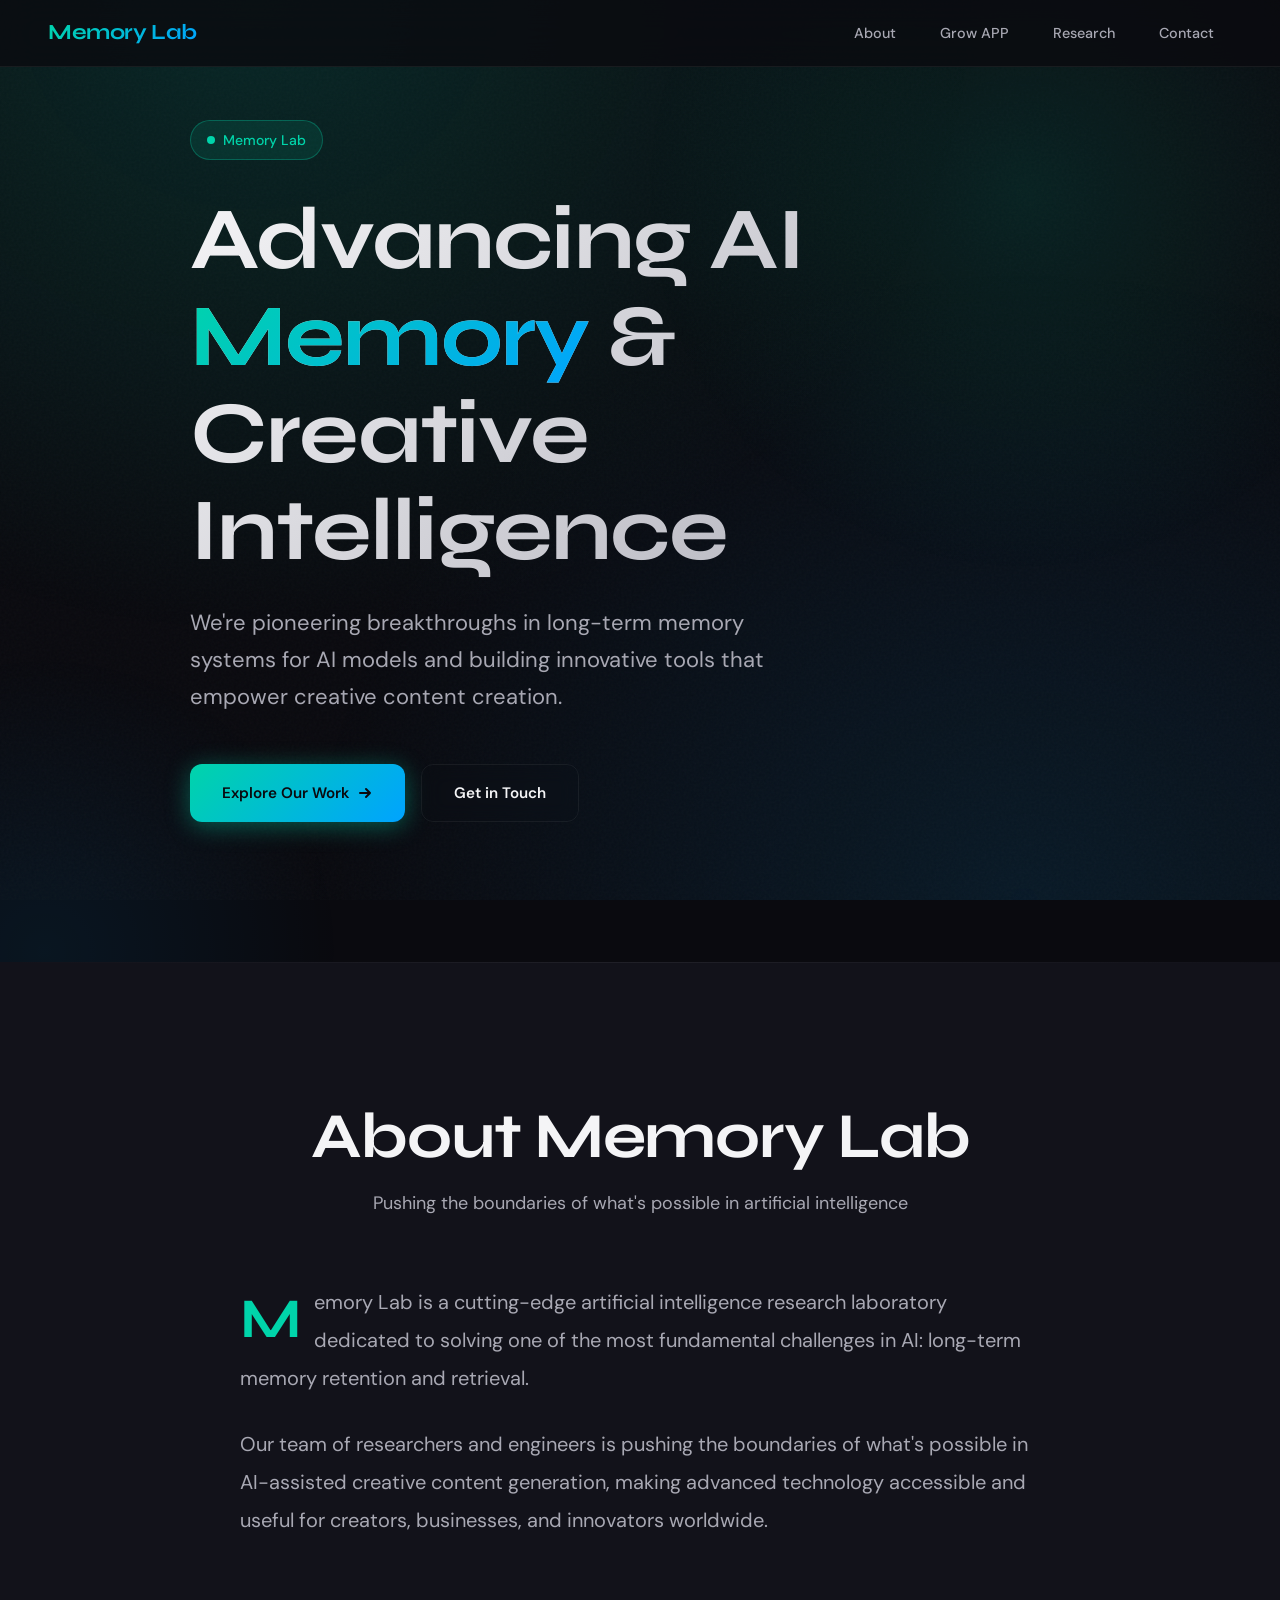
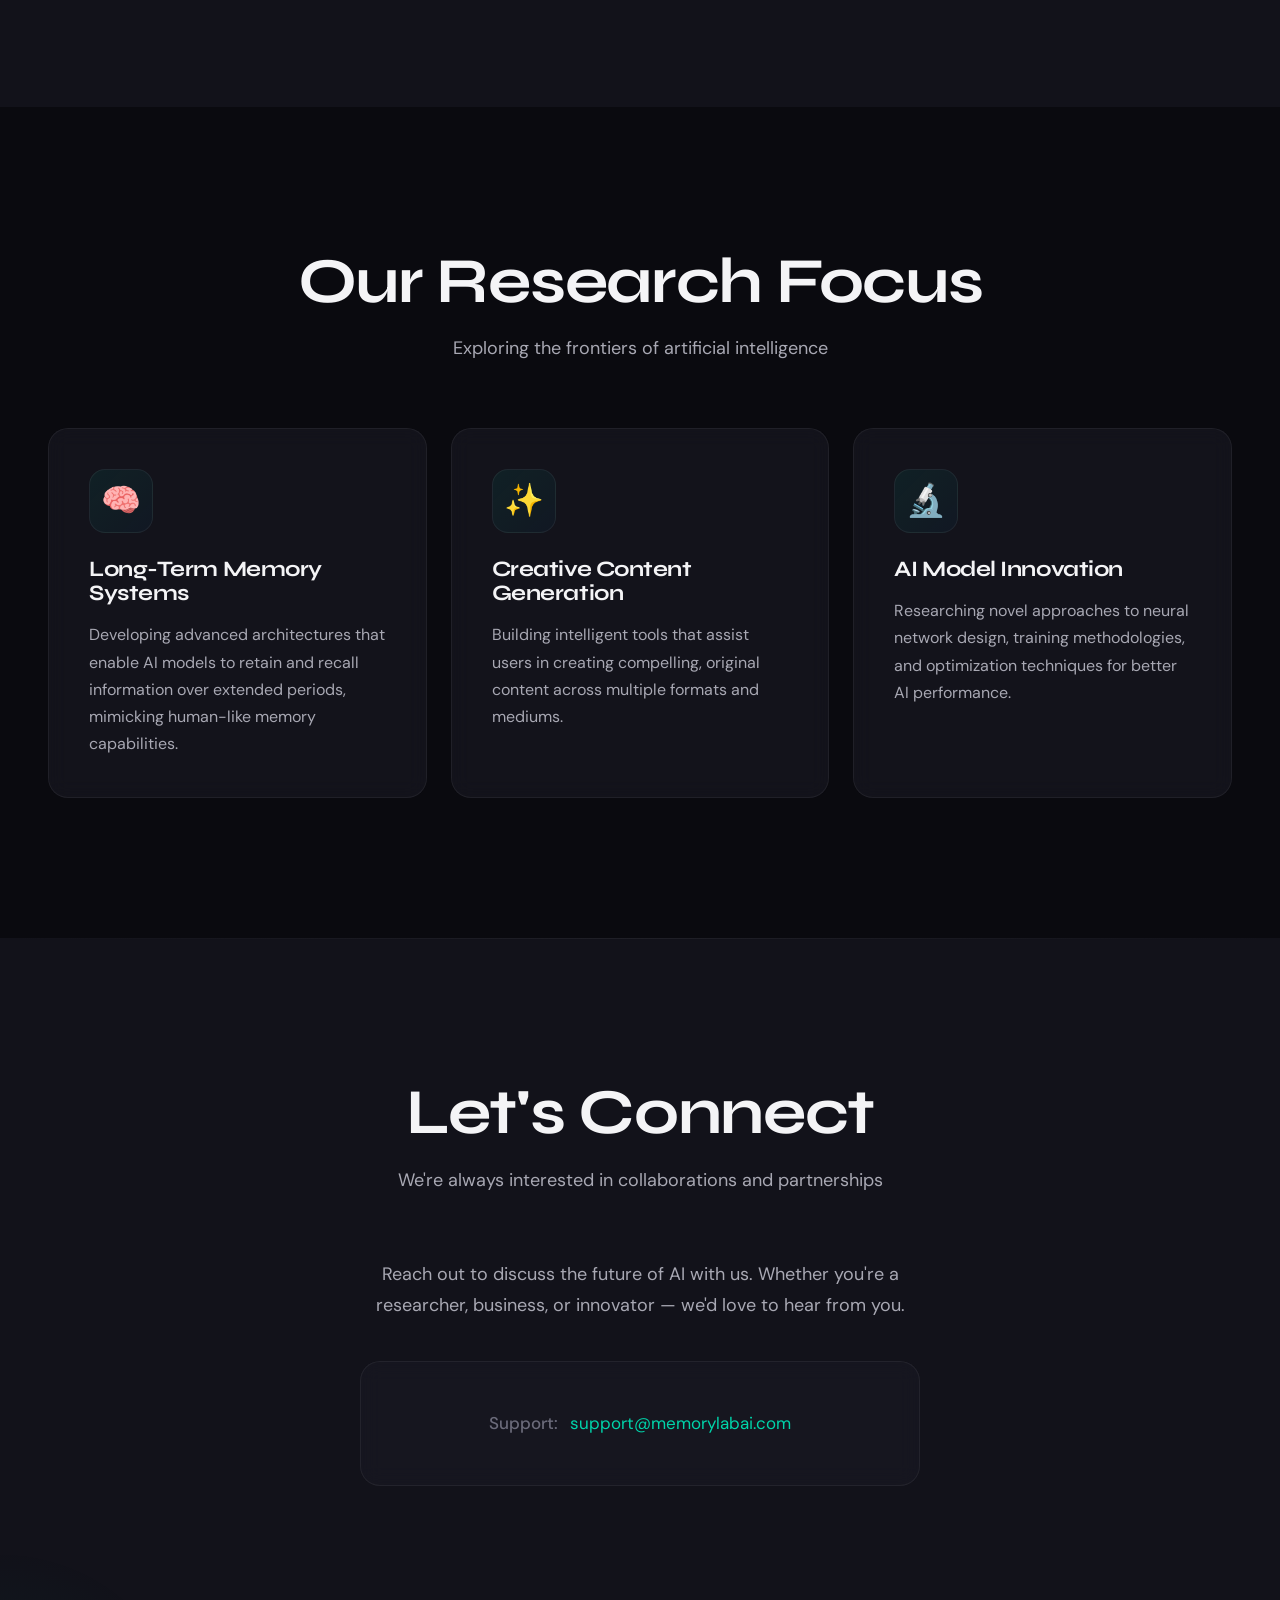
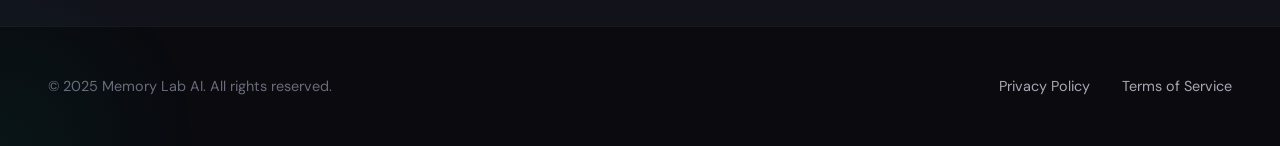
<file: index.html>
<!DOCTYPE html>
<html lang="en">
<head>
    <meta charset="UTF-8">
    <meta name="viewport" content="width=device-width, initial-scale=1.0">
    <meta name="description" content="Memory Lab AI - An AI research lab focused on improving long-term memory of AI models and building creative content for users.">
    <meta name="keywords" content="AI, Artificial Intelligence, Machine Learning, Long-term Memory, Creative Content, AI Research">
    <meta name="author" content="Memory Lab AI">
    <meta name="theme-color" content="#0a0a0f">
    <title>Memory Lab AI - Advancing AI Memory & Creative Content</title>
    <link rel="stylesheet" href="index.css">
    <link rel="preconnect" href="https://fonts.googleapis.com">
    <link rel="preconnect" href="https://fonts.gstatic.com" crossorigin>
    <link href="https://fonts.googleapis.com/css2?family=DM+Sans:ital,opsz,wght@0,9..40,300;0,9..40,400;0,9..40,500;0,9..40,600;0,9..40,700&family=Syne:wght@400;500;600;700;800&display=swap" rel="stylesheet">
</head>
<body>
    <!-- Navigation -->
    <nav class="navbar">
        <div class="container">
            <div class="nav-brand">
                <!-- <a href="index.html" class="nav-brand-link">
                    <img src="assets/logo.png" alt="Memory Lab AI" class="nav-logo">
                    <img src="assets/grow.png" alt="Grow" class="nav-logo nav-logo-grow">
                </a> -->
                <a href="index.html" style="text-decoration: none;">
                    <h1>Memory Lab</h1>
                </a>
            </div>
            <ul class="nav-menu">
                <li><a href="#about">About</a></li>
                <li><a href="grow.html">Grow APP</a></li>
                <li><a href="#research">Research</a></li>
                <li><a href="#contact">Contact</a></li>
            </ul>
        </div>
    </nav>

    <!-- Hero Section -->
    <section id="home" class="hero">
        <div class="container">
            <div class="hero-content">
                <div class="hero-badge">
                    Memory Lab
                </div>
                <h1 class="hero-title">Advancing AI <span class="highlight">Memory</span> & Creative Intelligence</h1>
                <p class="hero-subtitle">We're pioneering breakthroughs in long-term memory systems for AI models and building innovative tools that empower creative content creation.</p>
                <div class="hero-buttons">
                    <a href="#about" class="btn btn-primary">
                        Explore Our Work
                        <svg width="16" height="16" viewBox="0 0 16 16" fill="none" xmlns="http://www.w3.org/2000/svg">
                            <path d="M3 8H13M13 8L9 4M13 8L9 12" stroke="currentColor" stroke-width="2" stroke-linecap="round" stroke-linejoin="round"/>
                        </svg>
                    </a>
                    <a href="#contact" class="btn btn-secondary">Get in Touch</a>
                </div>
            </div>
        </div>
    </section>

    <!-- About Section -->
    <section id="about" class="about">
        <div class="container">
            <h2 class="section-title reveal">About Memory Lab</h2>
            <p class="section-subtitle reveal">Pushing the boundaries of what's possible in artificial intelligence</p>
            <div class="about-content reveal">
                <p>Memory Lab is a cutting-edge artificial intelligence research laboratory dedicated to solving one of the most fundamental challenges in AI: long-term memory retention and retrieval.</p>
                <p>Our team of researchers and engineers is pushing the boundaries of what's possible in AI-assisted creative content generation, making advanced technology accessible and useful for creators, businesses, and innovators worldwide.</p>
            </div>
        </div>
    </section>

    <!-- Research Areas -->
    <section id="research" class="research">
        <div class="container">
            <h2 class="section-title reveal">Our Research Focus</h2>
            <p class="section-subtitle reveal">Exploring the frontiers of artificial intelligence</p>
            <div class="research-grid">
                <div class="research-card reveal reveal-delay-1">
                    <div class="card-icon">🧠</div>
                    <h3>Long-Term Memory Systems</h3>
                    <p>Developing advanced architectures that enable AI models to retain and recall information over extended periods, mimicking human-like memory capabilities.</p>
                </div>
                <div class="research-card reveal reveal-delay-2">
                    <div class="card-icon">✨</div>
                    <h3>Creative Content Generation</h3>
                    <p>Building intelligent tools that assist users in creating compelling, original content across multiple formats and mediums.</p>
                </div>
                <div class="research-card reveal reveal-delay-3">
                    <div class="card-icon">🔬</div>
                    <h3>AI Model Innovation</h3>
                    <p>Researching novel approaches to neural network design, training methodologies, and optimization techniques for better AI performance.</p>
                </div>
            </div>
        </div>
    </section>

    <!-- Contact Section -->
    <section id="contact" class="contact">
        <div class="container">
            <h2 class="section-title reveal">Let's Connect</h2>
            <p class="section-subtitle reveal">We're always interested in collaborations and partnerships</p>
            <div class="contact-content reveal">
                <p>Reach out to discuss the future of AI with us. Whether you're a researcher, business, or innovator — we'd love to hear from you.</p>
                <div class="contact-info">
                    <div class="contact-item">
                        <strong>Support:</strong>
                        <a href="mailto:support@memorylabai.com">support@memorylabai.com</a>
                    </div>
                </div>
            </div>
        </div>
    </section>

    <!-- Footer -->
    <footer class="footer">
        <div class="container">
            <div class="footer-content">
                <p>&copy; 2025 Memory Lab AI. All rights reserved.</p>
                <div class="footer-links">
                    <a href="privacy.html">Privacy Policy</a>
                    <a href="terms.html">Terms of Service</a>
                </div>
            </div>
        </div>
    </footer>

    <script src="script.js"></script>
</body>
</html>
</file>
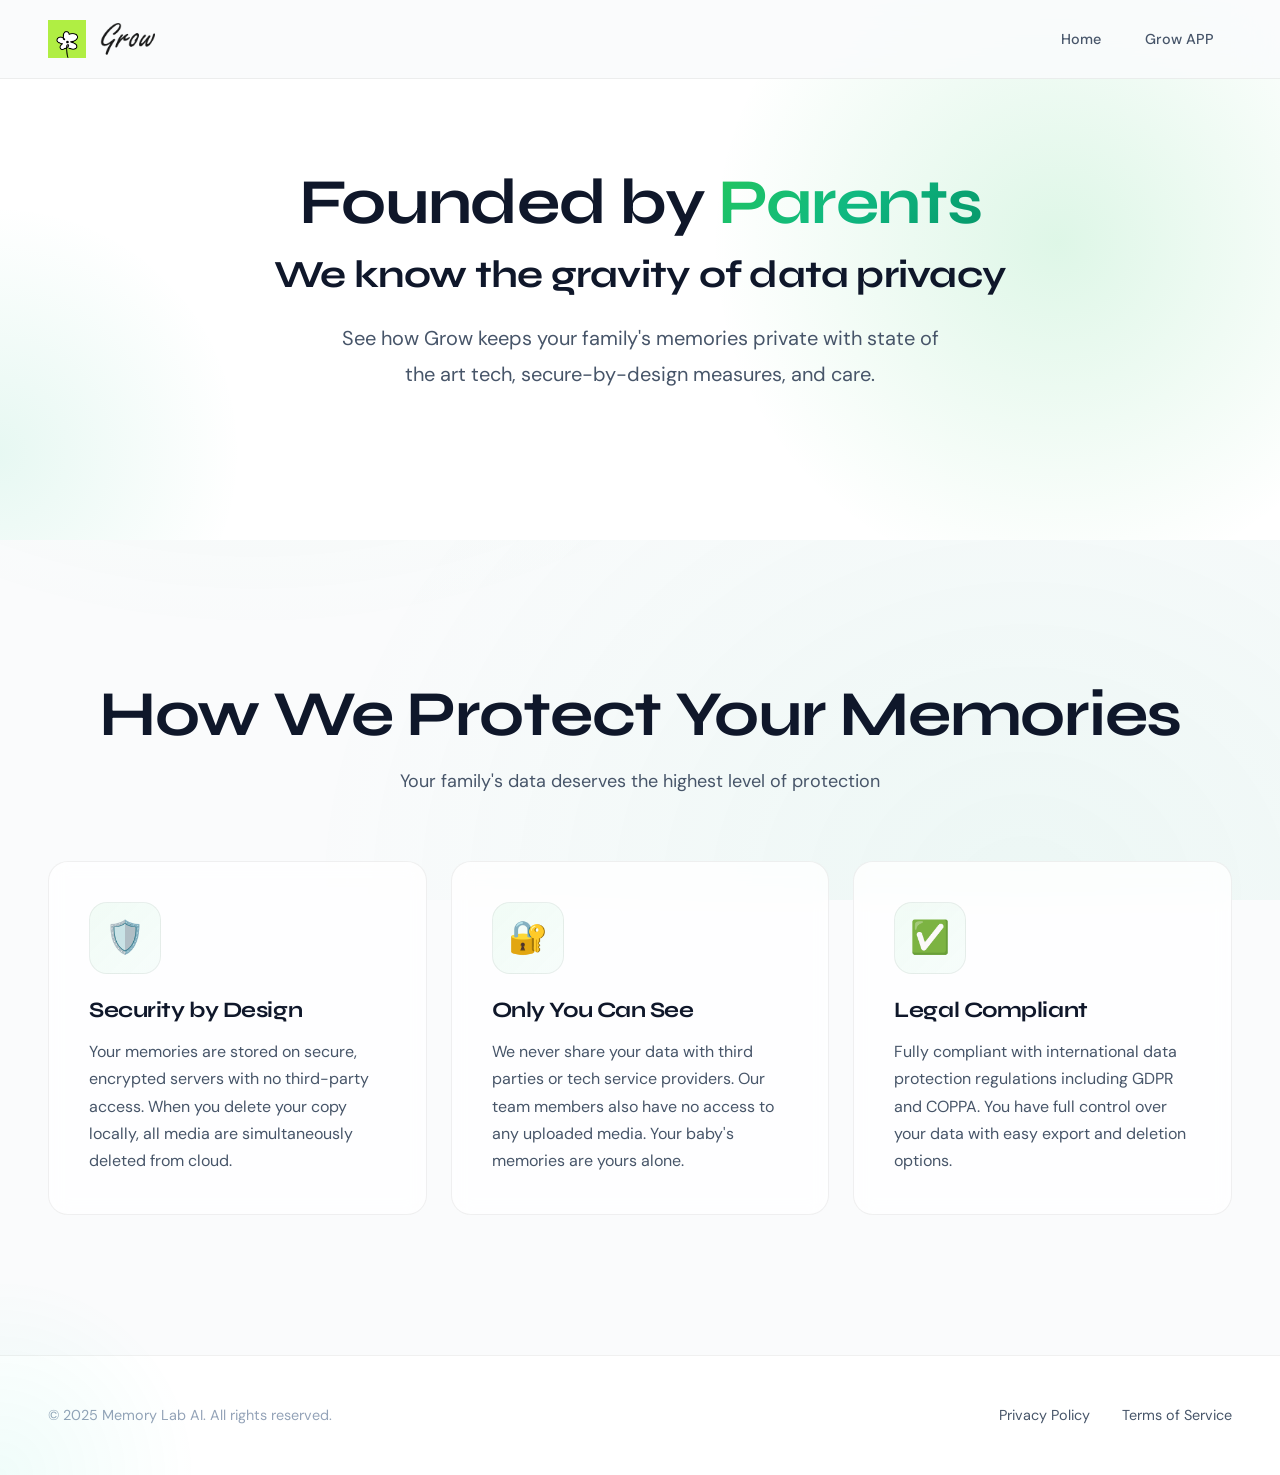
<file: data-privacy.html>
<!DOCTYPE html>
<html lang="en">
<head>
    <meta charset="UTF-8">
    <meta name="viewport" content="width=device-width, initial-scale=1.0">
    <meta name="description" content="Learn how Grow by Memory Lab AI protects your family's memories with encryption, secure cloud storage, and privacy-first safeguards.">
    <title>Data Privacy &amp; Security | Grow</title>
    <link rel="preconnect" href="https://fonts.googleapis.com">
    <link rel="preconnect" href="https://fonts.gstatic.com" crossorigin>
    <link href="https://fonts.googleapis.com/css2?family=DM+Sans:ital,opsz,wght@0,9..40,300;0,9..40,400;0,9..40,500;0,9..40,600;0,9..40,700&family=Syne:wght@400;500;600;700;800&display=swap" rel="stylesheet">
    <style>
        /* ==========================================
           Light Theme Design System
           ========================================== */
        
        * {
            margin: 0;
            padding: 0;
            box-sizing: border-box;
        }

        :root {
            /* Light, airy color palette */
            --bg-primary: #fafbfc;
            --bg-secondary: #ffffff;
            --bg-elevated: #f3f5f7;
            --bg-card: rgba(255, 255, 255, 0.8);
            
            /* Grow green accent */
            --accent-primary: #22c55e;
            --accent-secondary: #16a34a;
            --accent-glow: rgba(34, 197, 94, 0.25);
            --accent-subtle: rgba(34, 197, 94, 0.08);
            
            /* Text hierarchy */
            --text-primary: #0f172a;
            --text-secondary: #475569;
            --text-muted: #94a3b8;
            
            /* Gradients */
            --gradient-accent: linear-gradient(135deg, #22c55e 0%, #10b981 50%, #059669 100%);
            --gradient-card: linear-gradient(135deg, rgba(34, 197, 94, 0.06) 0%, rgba(16, 185, 129, 0.03) 100%);
            --gradient-mesh: radial-gradient(ellipse at 20% 0%, rgba(34, 197, 94, 0.08) 0%, transparent 50%),
                             radial-gradient(ellipse at 80% 100%, rgba(16, 185, 129, 0.06) 0%, transparent 50%);
            
            /* Borders */
            --border-subtle: rgba(0, 0, 0, 0.06);
            --border-accent: rgba(34, 197, 94, 0.3);
            
            /* Spacing */
            --section-padding: clamp(80px, 12vw, 140px);
            
            /* Transitions */
            --transition-fast: 0.2s cubic-bezier(0.4, 0, 0.2, 1);
            --transition-smooth: 0.4s cubic-bezier(0.4, 0, 0.2, 1);
            --transition-bounce: 0.5s cubic-bezier(0.34, 1.56, 0.64, 1);
        }

        html {
            scroll-behavior: smooth;
        }

        body {
            font-family: 'DM Sans', -apple-system, BlinkMacSystemFont, sans-serif;
            line-height: 1.6;
            color: var(--text-primary);
            background-color: var(--bg-primary);
            overflow-x: hidden;
        }

        /* Background ambient effect */
        body::before {
            content: '';
            position: fixed;
            top: 0;
            left: 0;
            right: 0;
            bottom: 0;
            background: var(--gradient-mesh);
            pointer-events: none;
            z-index: -1;
        }

        .container {
            max-width: 1280px;
            margin: 0 auto;
            padding: 0 clamp(20px, 5vw, 48px);
        }

        /* ==========================================
           Typography
           ========================================== */
           
        h1, h2, h3, h4 {
            font-family: 'Syne', sans-serif;
            font-weight: 700;
            letter-spacing: -0.02em;
            line-height: 1.1;
        }

        .section-title {
            font-size: clamp(2.5rem, 5vw, 4rem);
            text-align: center;
            margin-bottom: 1rem;
            color: var(--text-primary);
        }

        .section-subtitle {
            text-align: center;
            color: var(--text-secondary);
            font-size: 1.125rem;
            max-width: 600px;
            margin: 0 auto 4rem;
            line-height: 1.7;
        }

        /* ==========================================
           Navigation
           ========================================== */
           
        .navbar {
            position: fixed;
            top: 0;
            left: 0;
            right: 0;
            z-index: 1000;
            padding: 1.25rem 0;
            background: rgba(250, 251, 252, 0.85);
            backdrop-filter: blur(20px);
            -webkit-backdrop-filter: blur(20px);
            border-bottom: 1px solid var(--border-subtle);
            transition: var(--transition-smooth);
        }

        .navbar.scrolled {
            padding: 0.875rem 0;
            background: rgba(255, 255, 255, 0.95);
            box-shadow: 0 4px 24px rgba(0, 0, 0, 0.06);
        }

        .navbar .container {
            display: flex;
            justify-content: space-between;
            align-items: center;
        }

        .nav-brand-link {
            display: flex;
            align-items: center;
            gap: 14px;
            text-decoration: none;
            transition: var(--transition-smooth);
        }

        .nav-brand-link:hover {
            transform: translateX(4px);
        }

        .nav-logo {
            height: 38px;
            width: auto;
            transition: var(--transition-smooth);
        }

        .nav-logo-grow {
            height: 32px;
            opacity: 0.9;
        }

        .nav-brand h1 {
            font-family: 'Syne', sans-serif;
            font-size: 1.35rem;
            font-weight: 700;
            background: var(--gradient-accent);
            -webkit-background-clip: text;
            -webkit-text-fill-color: transparent;
            background-clip: text;
            letter-spacing: -0.02em;
        }

        .nav-menu {
            display: flex;
            list-style: none;
            gap: 0.5rem;
            align-items: center;
        }

        .nav-menu li a {
            color: var(--text-secondary);
            text-decoration: none;
            font-weight: 500;
            font-size: 0.9rem;
            padding: 0.625rem 1.125rem;
            border-radius: 8px;
            transition: var(--transition-fast);
            position: relative;
        }

        .nav-menu li a:hover {
            color: var(--text-primary);
            background: var(--accent-subtle);
        }

        /* ==========================================
           Hero Section
           ========================================== */
           
        .hero {
            min-height: 60vh;
            display: flex;
            align-items: center;
            padding: 160px 0 var(--section-padding);
            position: relative;
            overflow: hidden;
            background: var(--bg-secondary);
        }

        /* Animated gradient orbs */
        .hero::before {
            content: '';
            position: absolute;
            top: -20%;
            right: -10%;
            width: 60vw;
            height: 60vw;
            max-width: 700px;
            max-height: 700px;
            background: radial-gradient(circle, rgba(34, 197, 94, 0.15) 0%, transparent 70%);
            animation: float 20s ease-in-out infinite;
            pointer-events: none;
        }

        .hero::after {
            content: '';
            position: absolute;
            bottom: -30%;
            left: -20%;
            width: 50vw;
            height: 50vw;
            max-width: 500px;
            max-height: 500px;
            background: radial-gradient(circle, rgba(16, 185, 129, 0.1) 0%, transparent 70%);
            animation: float 25s ease-in-out infinite reverse;
            pointer-events: none;
        }

        @keyframes float {
            0%, 100% { transform: translate(0, 0) scale(1); }
            33% { transform: translate(30px, -30px) scale(1.05); }
            66% { transform: translate(-20px, 20px) scale(0.95); }
        }

        .hero-content {
            max-width: 800px;
            position: relative;
            z-index: 1;
            text-align: center;
            margin: 0 auto;
        }

        .hero-badge {
            display: inline-flex;
            align-items: center;
            gap: 8px;
            padding: 8px 16px;
            background: var(--accent-subtle);
            border: 1px solid var(--border-accent);
            border-radius: 100px;
            font-size: 0.875rem;
            font-weight: 500;
            color: var(--accent-secondary);
            margin-bottom: 2rem;
            animation: fadeInUp 0.8s ease-out;
        }

        .hero-badge::before {
            content: '';
            width: 8px;
            height: 8px;
            background: var(--accent-primary);
            border-radius: 50%;
            animation: pulse 2s ease-in-out infinite;
        }

        @keyframes pulse {
            0%, 100% { opacity: 1; transform: scale(1); }
            50% { opacity: 0.5; transform: scale(1.2); }
        }

        .hero-title {
            font-size: clamp(2.5rem, 5vw, 4rem);
            margin-bottom: 1.5rem;
            color: var(--text-primary);
            animation: fadeInUp 0.8s ease-out 0.1s backwards;
        }

        .hero-title .highlight {
            background: var(--gradient-accent);
            -webkit-background-clip: text;
            -webkit-text-fill-color: transparent;
            background-clip: text;
        }

        .hero-subtitle {
            font-size: clamp(1.125rem, 2vw, 1.25rem);
            color: var(--text-secondary);
            max-width: 600px;
            line-height: 1.8;
            margin: 0 auto;
            animation: fadeInUp 0.8s ease-out 0.2s backwards;
        }

        @keyframes fadeInUp {
            from {
                opacity: 0;
                transform: translateY(30px);
            }
            to {
                opacity: 1;
                transform: translateY(0);
            }
        }

        /* ==========================================
           Security Section
           ========================================== */
           
        .security {
            padding: var(--section-padding) 0;
            position: relative;
        }

        .security-grid {
            display: grid;
            grid-template-columns: repeat(auto-fit, minmax(340px, 1fr));
            gap: 1.5rem;
        }

        .security-card {
            background: var(--bg-card);
            border: 1px solid var(--border-subtle);
            border-radius: 20px;
            padding: 2.5rem;
            position: relative;
            overflow: hidden;
            transition: var(--transition-smooth);
            backdrop-filter: blur(10px);
        }

        .security-card::before {
            content: '';
            position: absolute;
            top: 0;
            left: 0;
            right: 0;
            height: 3px;
            background: var(--gradient-accent);
            opacity: 0;
            transition: var(--transition-smooth);
        }

        .security-card:hover {
            transform: translateY(-8px);
            border-color: var(--border-accent);
            box-shadow: 0 20px 60px rgba(34, 197, 94, 0.12),
                        0 8px 24px rgba(0, 0, 0, 0.06);
        }

        .security-card:hover::before {
            opacity: 1;
        }

        .card-icon {
            width: 72px;
            height: 72px;
            display: flex;
            align-items: center;
            justify-content: center;
            font-size: 2rem;
            background: var(--gradient-card);
            border: 1px solid var(--border-subtle);
            border-radius: 18px;
            margin-bottom: 1.5rem;
            transition: var(--transition-smooth);
        }

        .security-card:hover .card-icon {
            border-color: var(--border-accent);
            transform: scale(1.05);
            box-shadow: 0 8px 24px var(--accent-glow);
        }

        .security-card h3 {
            font-size: 1.375rem;
            margin-bottom: 1rem;
            color: var(--text-primary);
            font-family: 'Syne', sans-serif;
        }

        .security-card p {
            color: var(--text-secondary);
            line-height: 1.7;
            font-size: 1rem;
        }

        /* ==========================================
           Footer
           ========================================== */
           
        .footer {
            background: var(--bg-secondary);
            padding: 3rem 0;
            border-top: 1px solid var(--border-subtle);
        }

        .footer-content {
            display: flex;
            justify-content: space-between;
            align-items: center;
            flex-wrap: wrap;
            gap: 1.5rem;
        }

        .footer-content p {
            color: var(--text-muted);
            font-size: 0.9rem;
        }

        .footer-links {
            display: flex;
            gap: 2rem;
        }

        .footer-links a {
            color: var(--text-secondary);
            text-decoration: none;
            font-size: 0.9rem;
            transition: var(--transition-fast);
        }

        .footer-links a:hover {
            color: var(--accent-primary);
        }

        /* ==========================================
           Scroll Animations
           ========================================== */
           
        .reveal {
            opacity: 0;
            transform: translateY(40px);
            transition: opacity 0.8s cubic-bezier(0.4, 0, 0.2, 1),
                        transform 0.8s cubic-bezier(0.4, 0, 0.2, 1);
            animation: fallback-reveal 0.8s ease-out 1.5s forwards;
        }

        .reveal.visible {
            opacity: 1;
            transform: translateY(0);
            animation: none;
        }

        @keyframes fallback-reveal {
            to {
                opacity: 1;
                transform: translateY(0);
            }
        }

        @media (prefers-reduced-motion: reduce) {
            .reveal {
                opacity: 1;
                transform: none;
                animation: none;
                transition: none;
            }
        }

        .reveal-delay-1 { transition-delay: 0.1s; }
        .reveal-delay-2 { transition-delay: 0.2s; }
        .reveal-delay-3 { transition-delay: 0.3s; }

        /* ==========================================
           Responsive Design
           ========================================== */
           
        @media (max-width: 768px) {
            .nav-menu {
                gap: 0.25rem;
            }
            
            .nav-menu li a {
                padding: 0.5rem 0.75rem;
                font-size: 0.85rem;
            }
            
            .hero {
                min-height: auto;
                padding: 140px 0 80px;
            }
            
            .security-grid {
                grid-template-columns: 1fr;
            }
            
            .footer-content {
                flex-direction: column;
                text-align: center;
            }
            
            .footer-links {
                justify-content: center;
            }
        }

        @media (max-width: 480px) {
            .navbar .container {
                flex-direction: column;
                gap: 1rem;
            }
            
            .nav-menu {
                flex-wrap: wrap;
                justify-content: center;
            }
            
            .security-card {
                padding: 2rem;
            }
        }

        /* ==========================================
           Custom Scrollbar
           ========================================== */
           
        ::-webkit-scrollbar {
            width: 10px;
        }

        ::-webkit-scrollbar-track {
            background: var(--bg-primary);
        }

        ::-webkit-scrollbar-thumb {
            background: var(--bg-elevated);
            border-radius: 5px;
            border: 2px solid var(--bg-primary);
        }

        ::-webkit-scrollbar-thumb:hover {
            background: var(--text-muted);
        }

        /* ==========================================
           Selection
           ========================================== */
           
        ::selection {
            background: var(--accent-primary);
            color: white;
        }
    </style>
</head>
<body>
    <nav class="navbar">
        <div class="container">
            <div class="nav-brand">
                <a href="index.html" class="nav-brand-link">
                    <img src="assets/logo.png" alt="Memory Lab AI" class="nav-logo">
                    <img src="assets/grow.png" alt="Grow" class="nav-logo nav-logo-grow">
                </a>
            </div>
            <ul class="nav-menu">
                <li><a href="index.html">Home</a></li>
                <li><a href="grow.html">Grow APP</a></li>
            </ul>
        </div>
    </nav>

    <header class="hero">
        <div class="container">
            <div class="hero-content">
                <h1 class="hero-title">Founded by <span class="highlight">Parents</span></h1>
                <h2 class="hero-title" style="font-size: clamp(1.5rem, 3vw, 2.5rem); margin-top: -0.5rem;">We know the gravity of data privacy</h2>
                <p class="hero-subtitle">See how Grow keeps your family's memories private with state of the art tech, secure-by-design measures, and care.</p>
            </div>
        </div>
    </header>

    <main>
        <section class="security">
            <div class="container">
                <h2 class="section-title reveal">How We Protect Your Memories</h2>
                <p class="section-subtitle reveal">Your family's data deserves the highest level of protection</p>
                <div class="security-grid">
                    <div class="security-card reveal reveal-delay-1">
                        <div class="card-icon">🛡️</div>
                        <h3>Security by Design</h3>
                        <p>Your memories are stored on secure, encrypted servers with no third-party access. When you delete your copy locally, all media are simultaneously deleted from cloud.</p>
                    </div>
                    <div class="security-card reveal reveal-delay-2">
                        <div class="card-icon">🔐</div>
                        <h3>Only You Can See</h3>
                        <p>We never share your data with third parties or tech service providers. Our team members also have no access to any uploaded media. Your baby's memories are yours alone.</p>
                    </div>
                    <div class="security-card reveal reveal-delay-3">
                        <div class="card-icon">✅</div>
                        <h3>Legal Compliant</h3>
                        <p>Fully compliant with international data protection regulations including GDPR and COPPA. You have full control over your data with easy export and deletion options.</p>
                    </div>
                </div>
            </div>
        </section>
    </main>

    <footer class="footer">
        <div class="container">
            <div class="footer-content">
                <p>&copy; 2025 Memory Lab AI. All rights reserved.</p>
                <div class="footer-links">
                    <a href="privacy.html">Privacy Policy</a>
                    <a href="terms.html">Terms of Service</a>
                </div>
            </div>
        </div>
    </footer>

    <script src="script.js"></script>
</body>
</html>
</file>
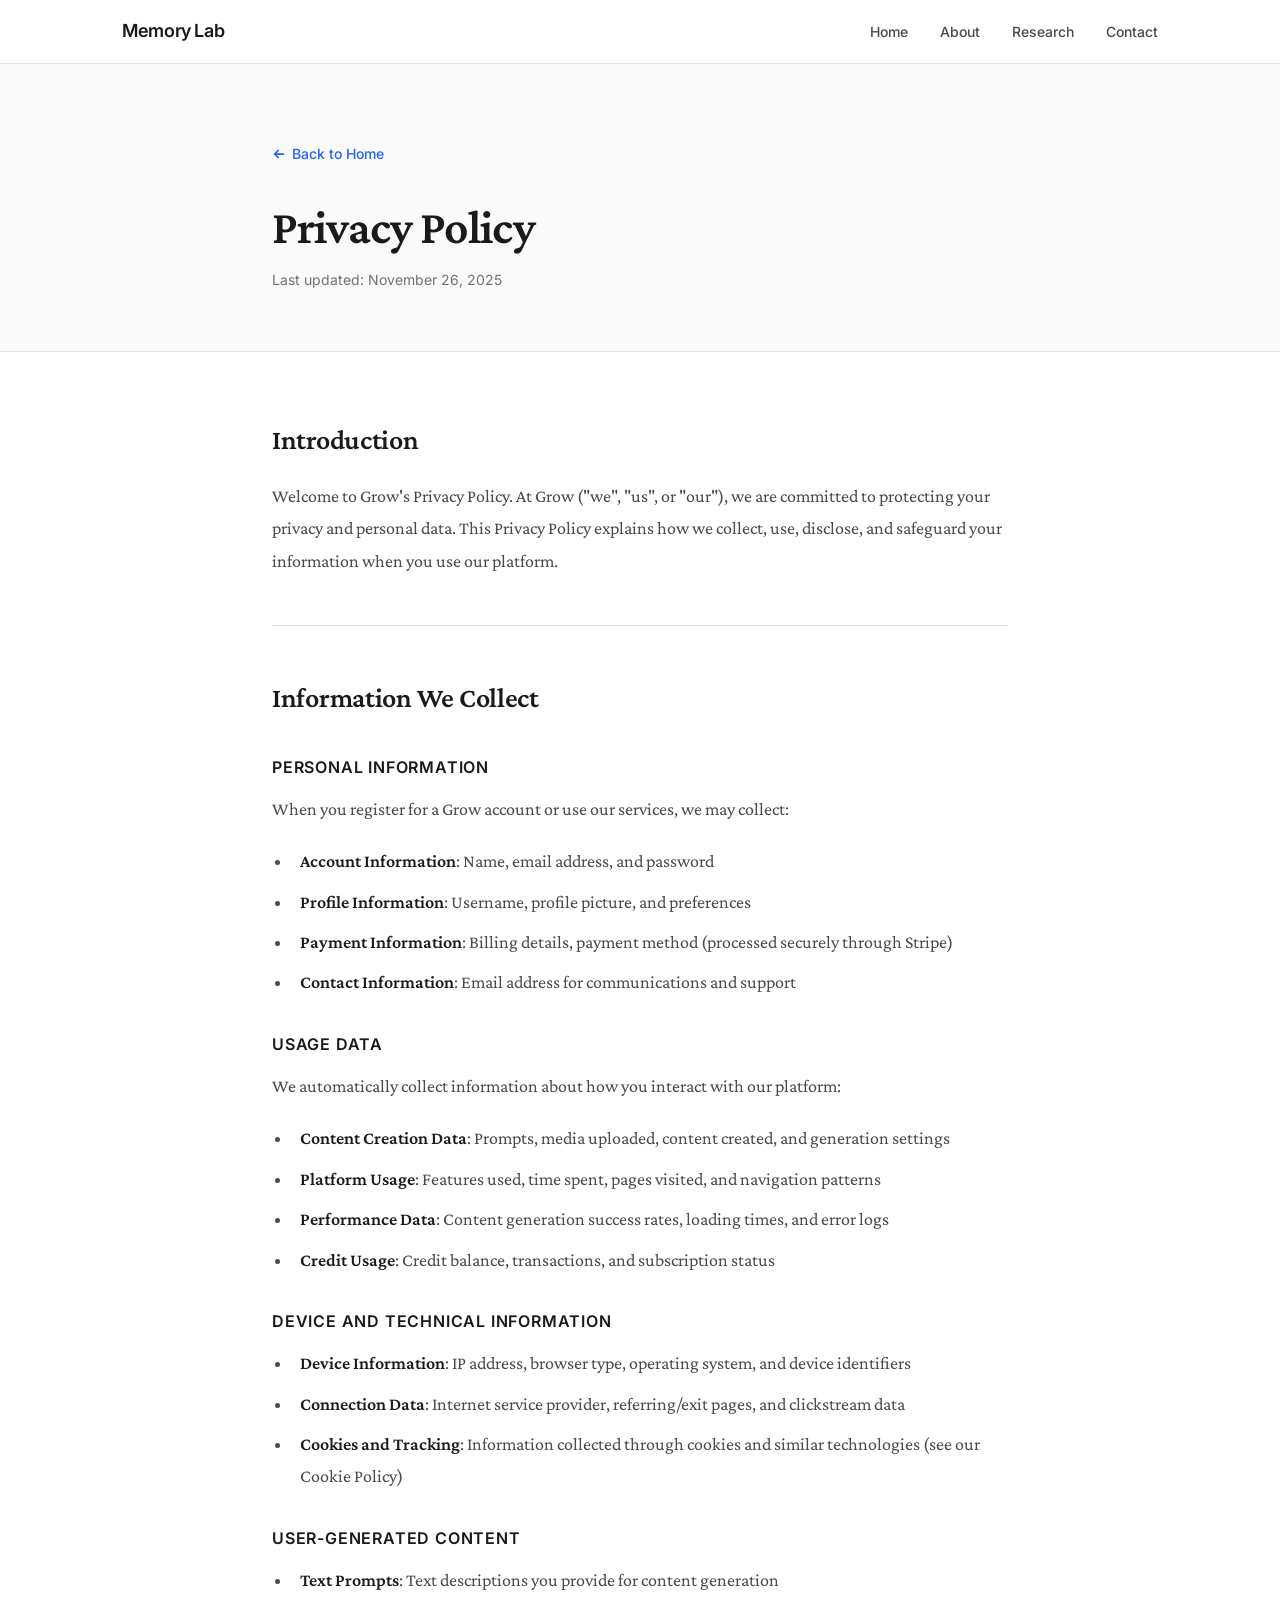
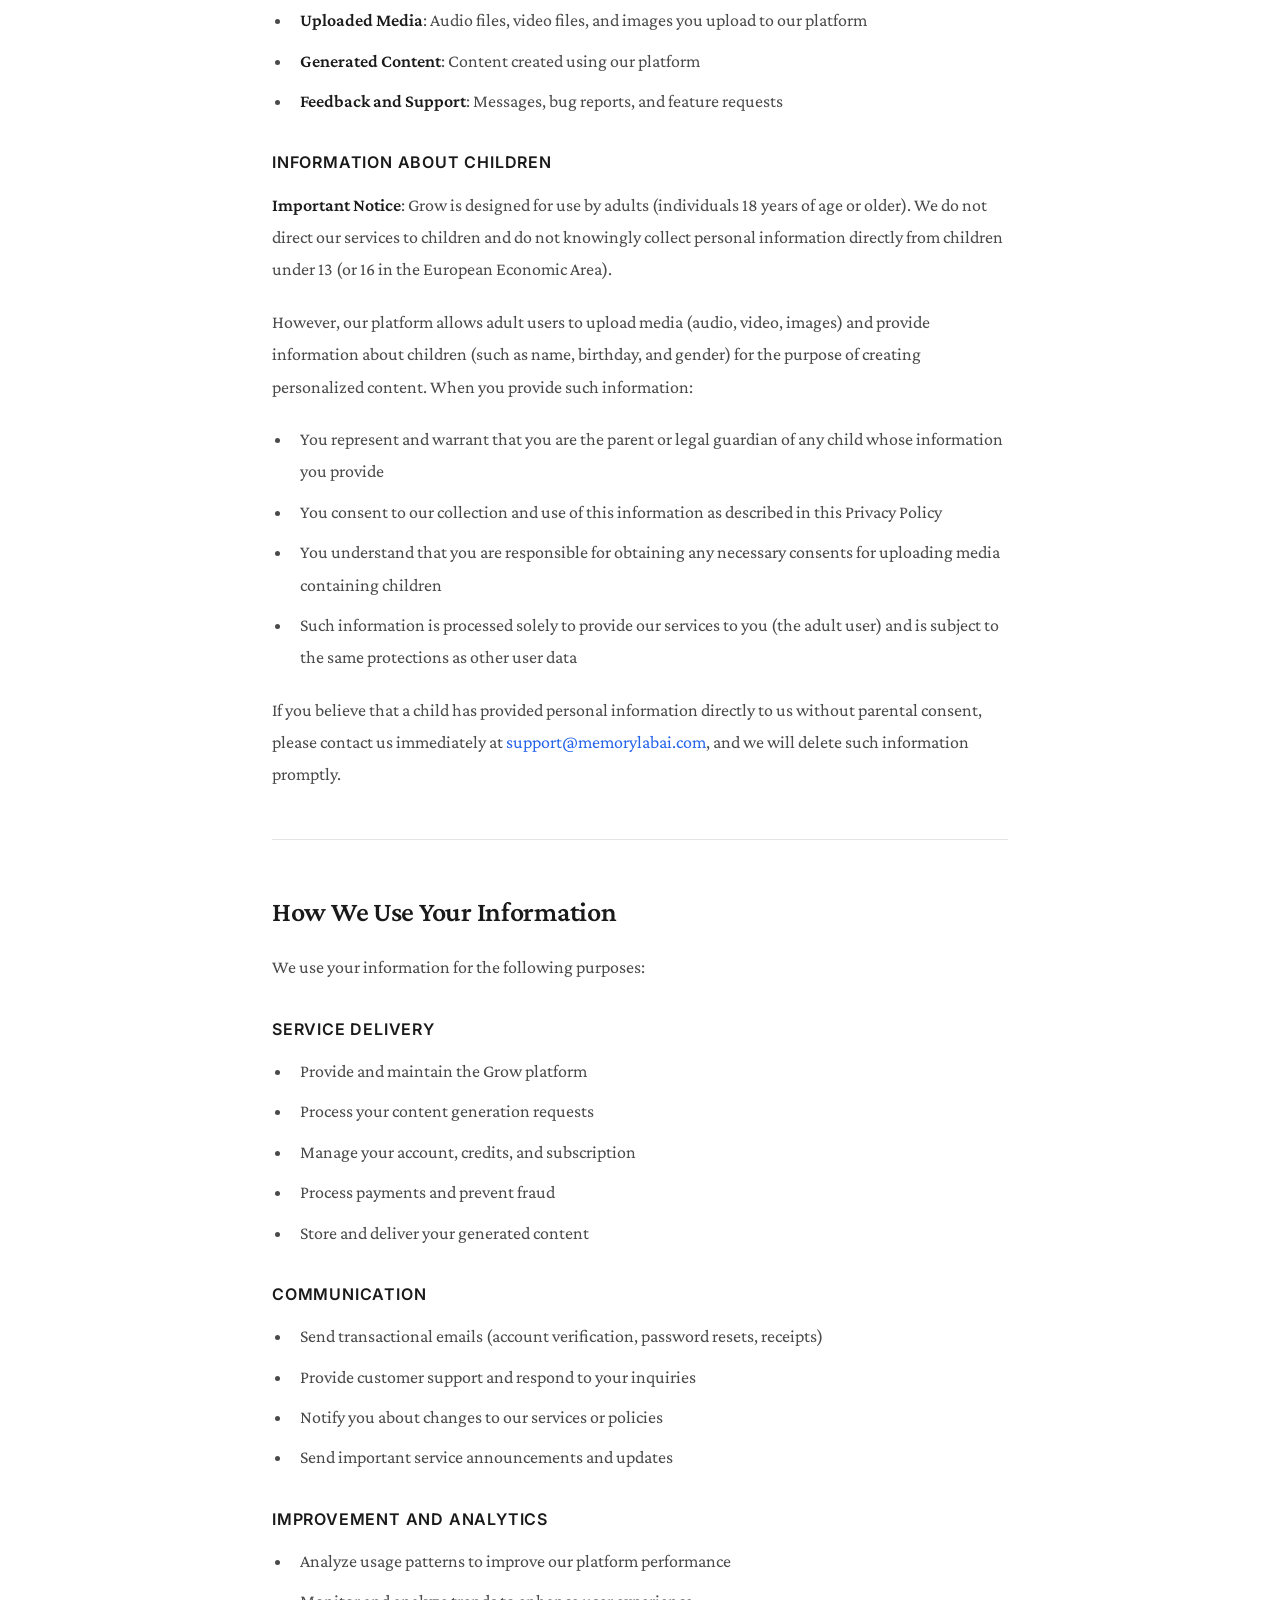
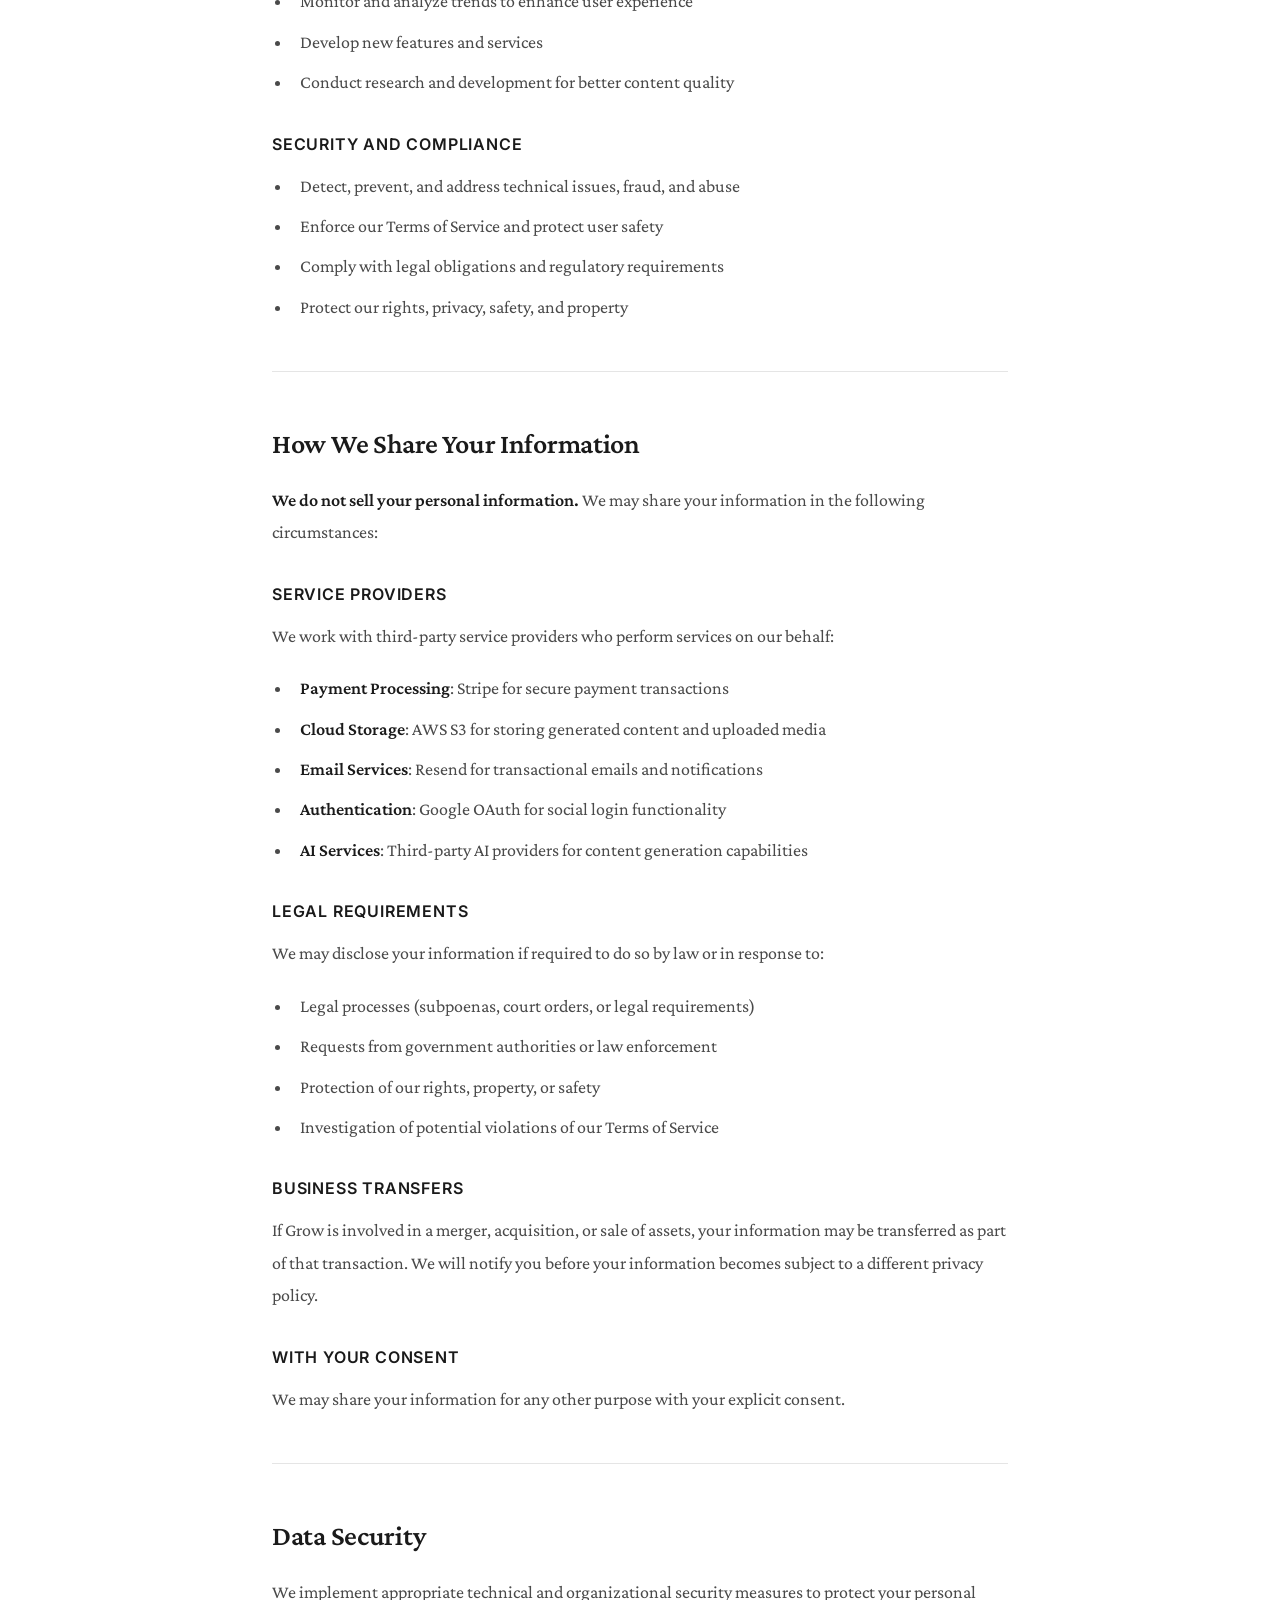
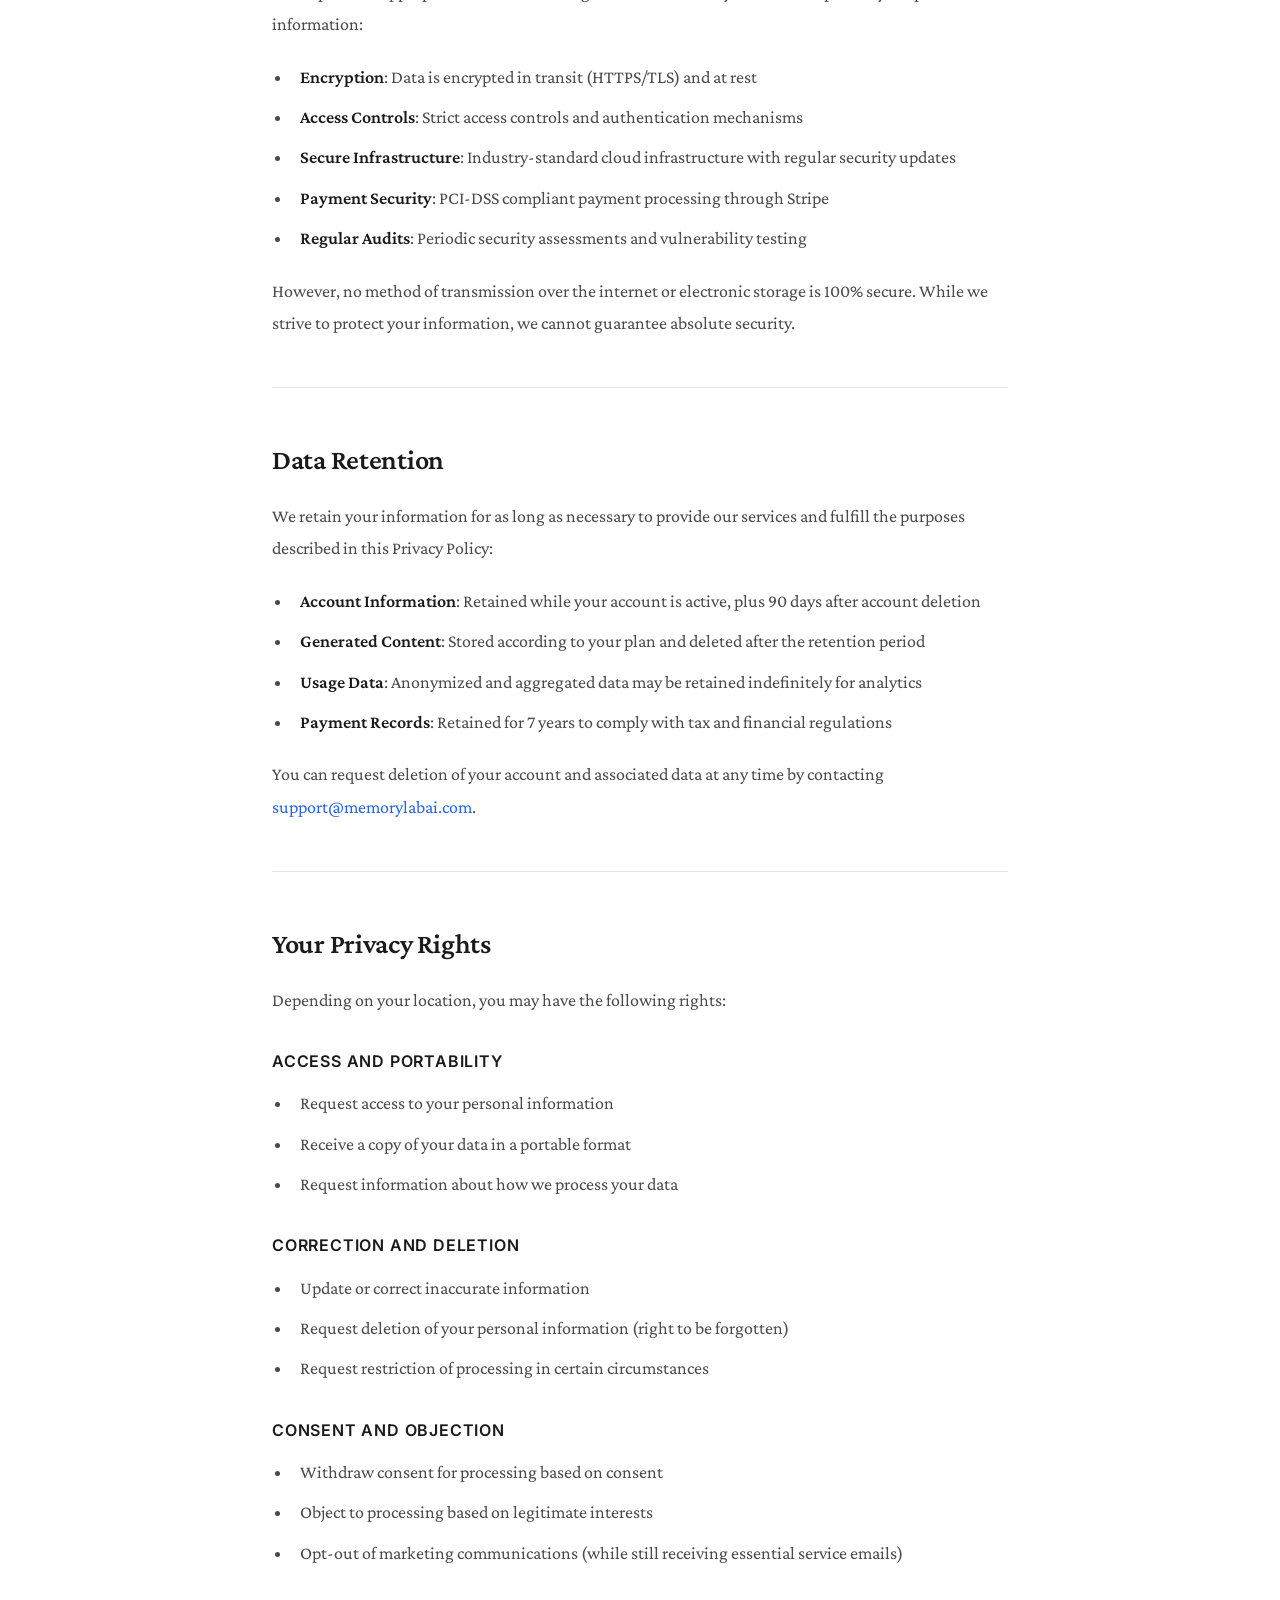
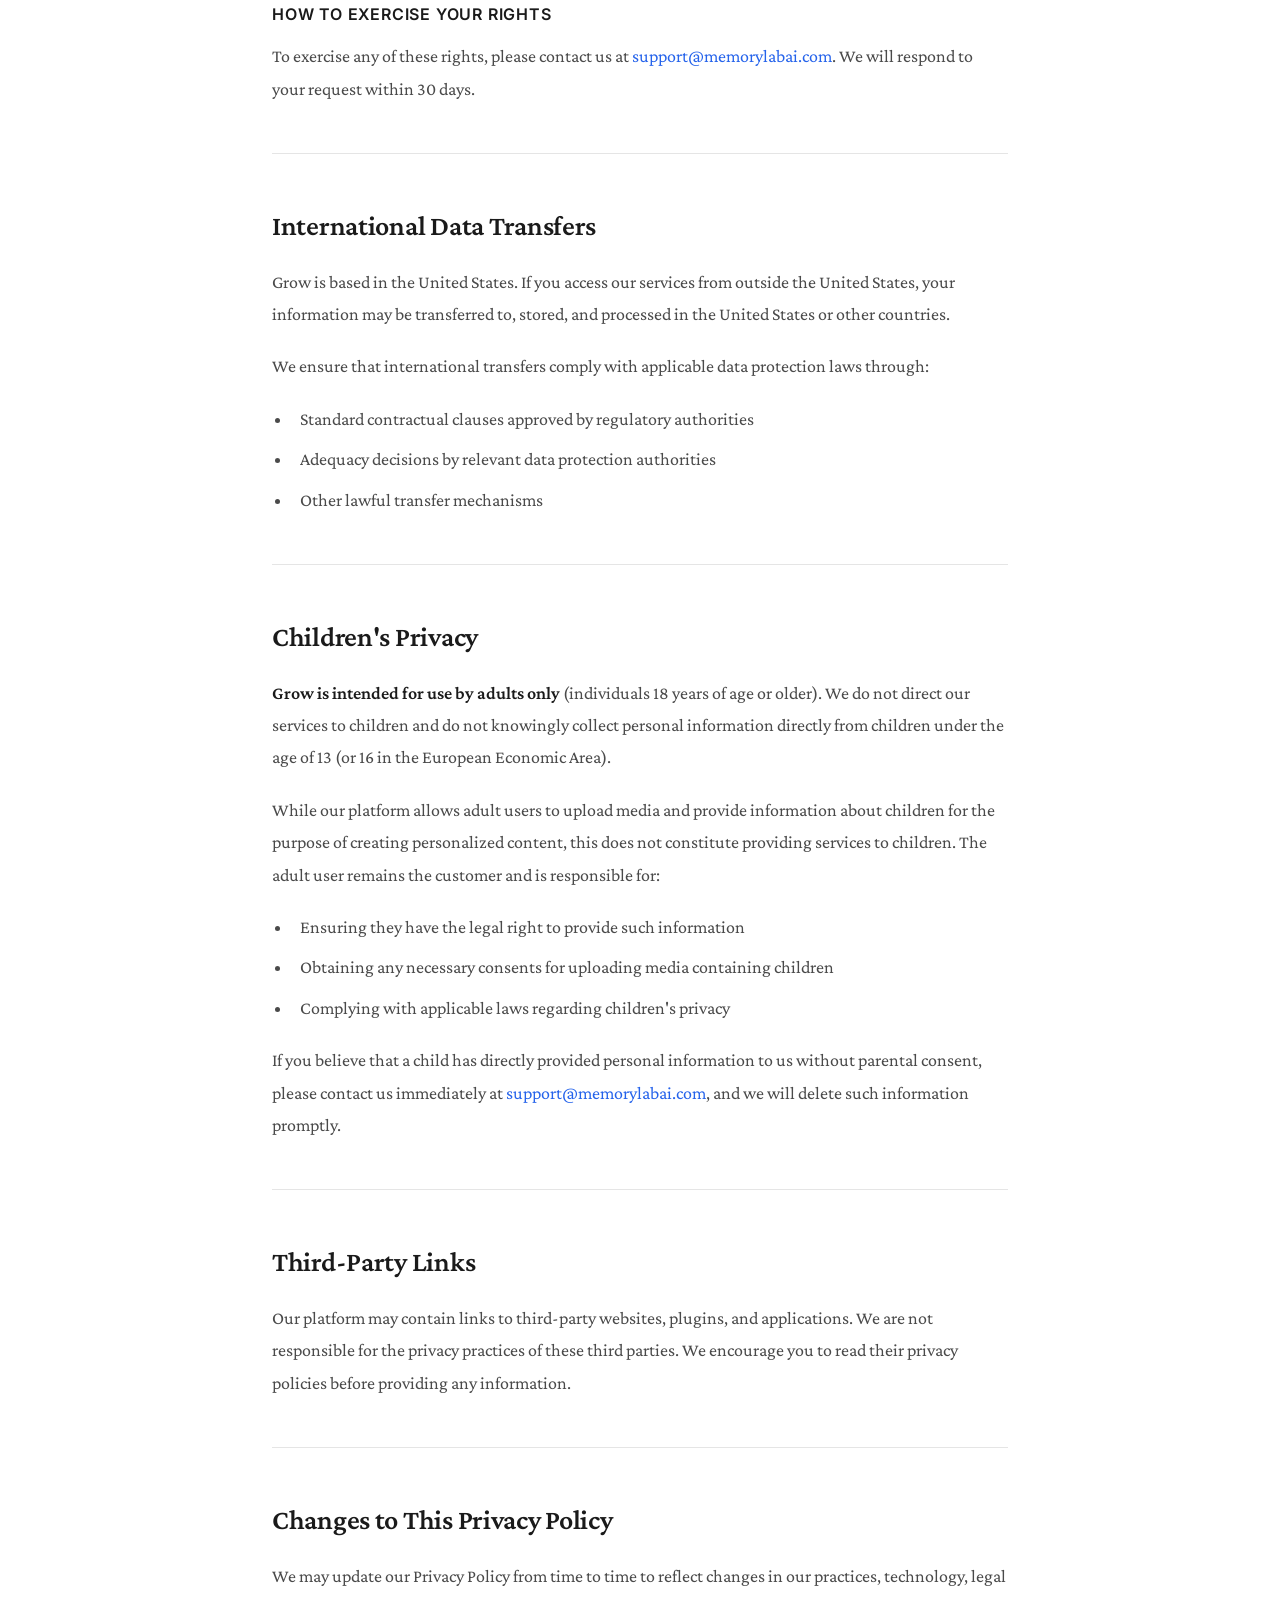
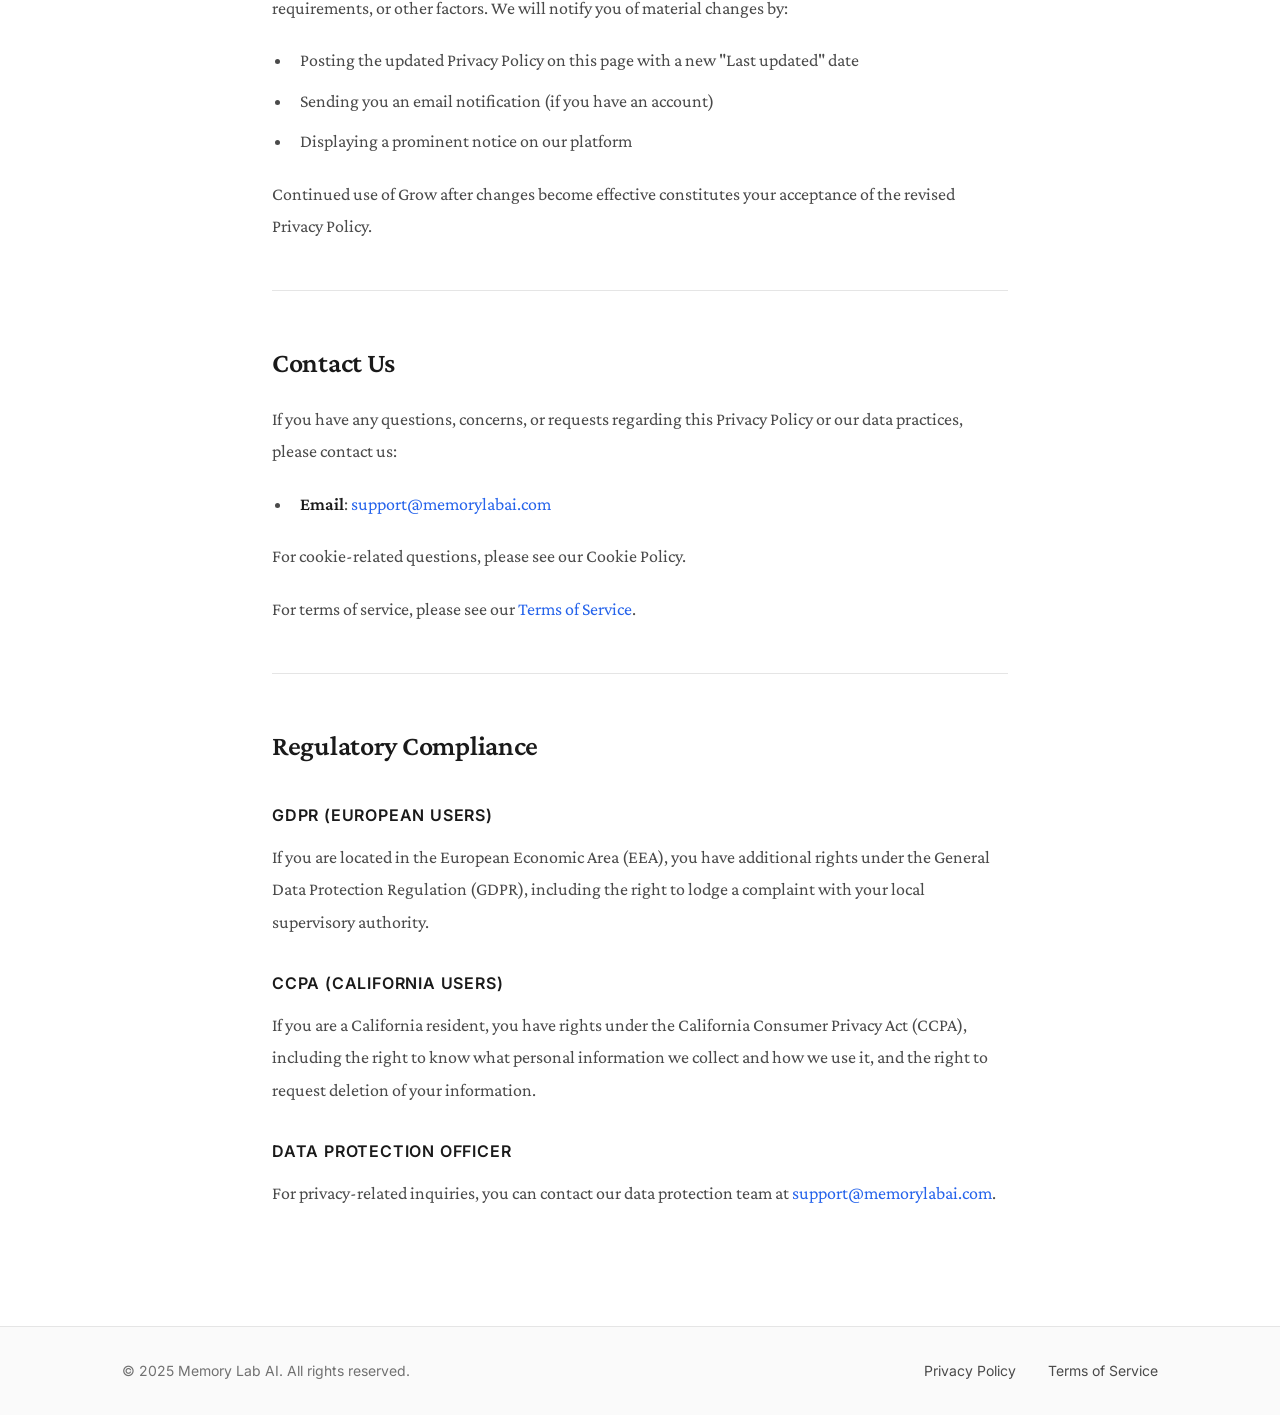
<file: privacy.html>
<!DOCTYPE html>
<html lang="en">
<head>
    <meta charset="UTF-8">
    <meta name="viewport" content="width=device-width, initial-scale=1.0">
    <meta name="description" content="Privacy Policy for Memory Lab AI">
    <meta name="theme-color" content="#ffffff">
    <title>Privacy Policy - Memory Lab AI</title>
    <link rel="preconnect" href="https://fonts.googleapis.com">
    <link rel="preconnect" href="https://fonts.gstatic.com" crossorigin>
    <link href="https://fonts.googleapis.com/css2?family=Crimson+Pro:ital,wght@0,400;0,500;0,600;0,700;1,400&family=Inter:wght@400;500;600&display=swap" rel="stylesheet">
    <style>
        * {
            margin: 0;
            padding: 0;
            box-sizing: border-box;
        }
        
        :root {
            --bg-primary: #ffffff;
            --bg-secondary: #fafafa;
            --bg-accent: #f5f5f5;
            --text-primary: #1a1a1a;
            --text-secondary: #4a4a4a;
            --text-muted: #717171;
            --accent: #2563eb;
            --accent-hover: #1d4ed8;
            --border: #e5e5e5;
            --border-dark: #d4d4d4;
        }
        
        html {
            scroll-behavior: smooth;
        }
        
        body {
            font-family: 'Crimson Pro', Georgia, 'Times New Roman', serif;
            line-height: 1.7;
            color: var(--text-primary);
            background-color: var(--bg-primary);
            font-size: 18px;
        }
        
        /* Navigation */
        .navbar {
            position: fixed;
            top: 0;
            left: 0;
            right: 0;
            z-index: 1000;
            padding: 1rem 0;
            background: rgba(255, 255, 255, 0.95);
            backdrop-filter: blur(10px);
            -webkit-backdrop-filter: blur(10px);
            border-bottom: 1px solid var(--border);
        }
        
        .navbar .container {
            max-width: 1100px;
            margin: 0 auto;
            padding: 0 2rem;
            display: flex;
            justify-content: space-between;
            align-items: center;
        }
        
        .nav-brand a {
            text-decoration: none;
        }
        
        .nav-brand h1 {
            font-family: 'Inter', sans-serif;
            font-size: 1.125rem;
            font-weight: 600;
            color: var(--text-primary);
            letter-spacing: -0.02em;
        }
        
        .nav-menu {
            display: flex;
            list-style: none;
            gap: 2rem;
            align-items: center;
        }
        
        .nav-menu a {
            font-family: 'Inter', sans-serif;
            color: var(--text-secondary);
            text-decoration: none;
            font-weight: 500;
            font-size: 0.875rem;
            transition: color 0.2s ease;
        }
        
        .nav-menu a:hover {
            color: var(--text-primary);
        }
        
        /* Policy Header */
        .policy-header {
            padding: 140px 0 60px;
            background: var(--bg-secondary);
            border-bottom: 1px solid var(--border);
        }
        
        .policy-header .container {
            max-width: 800px;
            margin: 0 auto;
            padding: 0 2rem;
        }
        
        .back-link {
            display: inline-flex;
            align-items: center;
            gap: 6px;
            margin-bottom: 2rem;
            color: var(--accent);
            text-decoration: none;
            font-family: 'Inter', sans-serif;
            font-weight: 500;
            font-size: 0.875rem;
            transition: color 0.2s ease;
        }
        
        .back-link:hover {
            color: var(--accent-hover);
        }
        
        .back-link svg {
            width: 14px;
            height: 14px;
        }
        
        .policy-title {
            font-family: 'Crimson Pro', Georgia, serif;
            font-size: 3rem;
            font-weight: 600;
            color: var(--text-primary);
            margin-bottom: 0.75rem;
            letter-spacing: -0.02em;
            line-height: 1.2;
        }
        
        .last-updated {
            font-family: 'Inter', sans-serif;
            color: var(--text-muted);
            font-size: 0.875rem;
        }
        
        /* Policy Content */
        .policy-content {
            padding: 4rem 0 6rem;
        }
        
        .policy-content .container {
            max-width: 800px;
            margin: 0 auto;
            padding: 0 2rem;
        }
        
        .policy-body h2 {
            font-family: 'Crimson Pro', Georgia, serif;
            font-size: 1.75rem;
            font-weight: 600;
            margin-top: 3rem;
            margin-bottom: 1rem;
            color: var(--text-primary);
            letter-spacing: -0.01em;
        }
        
        .policy-body h2:first-child {
            margin-top: 0;
        }
        
        .policy-body h3 {
            font-family: 'Inter', sans-serif;
            font-size: 1rem;
            font-weight: 600;
            margin-top: 2rem;
            margin-bottom: 0.75rem;
            color: var(--text-primary);
            text-transform: uppercase;
            letter-spacing: 0.05em;
        }
        
        .policy-body hr {
            border: none;
            border-top: 1px solid var(--border);
            margin: 3rem 0;
        }
        
        .policy-body p {
            font-size: 1.125rem;
            line-height: 1.8;
            color: var(--text-secondary);
            margin-bottom: 1.25rem;
        }
        
        .policy-body ul {
            font-size: 1.125rem;
            line-height: 1.8;
            color: var(--text-secondary);
            margin-bottom: 1.25rem;
            margin-left: 1.25rem;
            padding-left: 0;
        }
        
        .policy-body li {
            margin-bottom: 0.5rem;
            padding-left: 0.5rem;
        }
        
        .policy-body strong {
            color: var(--text-primary);
            font-weight: 600;
        }
        
        .policy-body a {
            color: var(--accent);
            text-decoration: none;
            transition: color 0.2s ease;
        }
        
        .policy-body a:hover {
            color: var(--accent-hover);
            text-decoration: underline;
        }
        
        /* Footer */
        .footer {
            background: var(--bg-secondary);
            padding: 2rem 0;
            border-top: 1px solid var(--border);
        }
        
        .footer .container {
            max-width: 1100px;
            margin: 0 auto;
            padding: 0 2rem;
        }
        
        .footer-content {
            display: flex;
            justify-content: space-between;
            align-items: center;
            flex-wrap: wrap;
            gap: 1rem;
        }
        
        .footer-content p {
            font-family: 'Inter', sans-serif;
            color: var(--text-muted);
            font-size: 0.875rem;
        }
        
        .footer-links {
            display: flex;
            gap: 2rem;
        }
        
        .footer-links a {
            font-family: 'Inter', sans-serif;
            color: var(--text-secondary);
            text-decoration: none;
            font-size: 0.875rem;
            transition: color 0.2s ease;
        }
        
        .footer-links a:hover {
            color: var(--text-primary);
        }
        
        /* Responsive */
        @media (max-width: 768px) {
            body {
                font-size: 16px;
            }
            
            .navbar .container {
                flex-direction: column;
                gap: 1rem;
            }
            
            .nav-menu {
                gap: 1.5rem;
            }
            
            .policy-title {
                font-size: 2.25rem;
            }
            
            .policy-body h2 {
                font-size: 1.5rem;
            }
            
            .policy-body p,
            .policy-body ul {
                font-size: 1rem;
            }
            
            .footer-content {
                flex-direction: column;
                text-align: center;
            }
        }
    </style>
</head>
<body>
    <!-- Navigation -->
    <nav class="navbar">
        <div class="container">
            <div class="nav-brand">
                <a href="index.html">
                    <h1>Memory Lab</h1>
                </a>
            </div>
            <ul class="nav-menu">
                <li><a href="index.html">Home</a></li>
                <li><a href="index.html#about">About</a></li>
                <li><a href="index.html#research">Research</a></li>
                <li><a href="index.html#contact">Contact</a></li>
            </ul>
        </div>
    </nav>

    <!-- Header -->
    <header class="policy-header">
        <div class="container">
            <a href="index.html" class="back-link">
                <svg viewBox="0 0 16 16" fill="none" xmlns="http://www.w3.org/2000/svg">
                    <path d="M13 8H3M3 8L7 4M3 8L7 12" stroke="currentColor" stroke-width="2" stroke-linecap="round" stroke-linejoin="round"/>
                </svg>
                Back to Home
            </a>
            <h1 class="policy-title">Privacy Policy</h1>
            <p class="last-updated">Last updated: November 26, 2025</p>
        </div>
    </header>

    <!-- Policy Content -->
    <main class="policy-content">
        <div class="container">
            <div class="policy-body">
                <h2>Introduction</h2>
                <p>Welcome to Grow's Privacy Policy. At Grow ("we", "us", or "our"), we are committed to protecting your privacy and personal data. This Privacy Policy explains how we collect, use, disclose, and safeguard your information when you use our platform.</p>

                <hr>

                <h2>Information We Collect</h2>

                <h3>Personal Information</h3>
                <p>When you register for a Grow account or use our services, we may collect:</p>
                <ul>
                    <li><strong>Account Information</strong>: Name, email address, and password</li>
                    <li><strong>Profile Information</strong>: Username, profile picture, and preferences</li>
                    <li><strong>Payment Information</strong>: Billing details, payment method (processed securely through Stripe)</li>
                    <li><strong>Contact Information</strong>: Email address for communications and support</li>
                </ul>

                <h3>Usage Data</h3>
                <p>We automatically collect information about how you interact with our platform:</p>
                <ul>
                    <li><strong>Content Creation Data</strong>: Prompts, media uploaded, content created, and generation settings</li>
                    <li><strong>Platform Usage</strong>: Features used, time spent, pages visited, and navigation patterns</li>
                    <li><strong>Performance Data</strong>: Content generation success rates, loading times, and error logs</li>
                    <li><strong>Credit Usage</strong>: Credit balance, transactions, and subscription status</li>
                </ul>

                <h3>Device and Technical Information</h3>
                <ul>
                    <li><strong>Device Information</strong>: IP address, browser type, operating system, and device identifiers</li>
                    <li><strong>Connection Data</strong>: Internet service provider, referring/exit pages, and clickstream data</li>
                    <li><strong>Cookies and Tracking</strong>: Information collected through cookies and similar technologies (see our Cookie Policy)</li>
                </ul>

                <h3>User-Generated Content</h3>
                <ul>
                    <li><strong>Text Prompts</strong>: Text descriptions you provide for content generation</li>
                    <li><strong>Uploaded Media</strong>: Audio files, video files, and images you upload to our platform</li>
                    <li><strong>Generated Content</strong>: Content created using our platform</li>
                    <li><strong>Feedback and Support</strong>: Messages, bug reports, and feature requests</li>
                </ul>

                <h3>Information About Children</h3>
                <p><strong>Important Notice</strong>: Grow is designed for use by adults (individuals 18 years of age or older). We do not direct our services to children and do not knowingly collect personal information directly from children under 13 (or 16 in the European Economic Area).</p>
                <p>However, our platform allows adult users to upload media (audio, video, images) and provide information about children (such as name, birthday, and gender) for the purpose of creating personalized content. When you provide such information:</p>
                <ul>
                    <li>You represent and warrant that you are the parent or legal guardian of any child whose information you provide</li>
                    <li>You consent to our collection and use of this information as described in this Privacy Policy</li>
                    <li>You understand that you are responsible for obtaining any necessary consents for uploading media containing children</li>
                    <li>Such information is processed solely to provide our services to you (the adult user) and is subject to the same protections as other user data</li>
                </ul>
                <p>If you believe that a child has provided personal information directly to us without parental consent, please contact us immediately at <a href="mailto:support@memorylabai.com">support@memorylabai.com</a>, and we will delete such information promptly.</p>

                <hr>

                <h2>How We Use Your Information</h2>
                <p>We use your information for the following purposes:</p>

                <h3>Service Delivery</h3>
                <ul>
                    <li>Provide and maintain the Grow platform</li>
                    <li>Process your content generation requests</li>
                    <li>Manage your account, credits, and subscription</li>
                    <li>Process payments and prevent fraud</li>
                    <li>Store and deliver your generated content</li>
                </ul>

                <h3>Communication</h3>
                <ul>
                    <li>Send transactional emails (account verification, password resets, receipts)</li>
                    <li>Provide customer support and respond to your inquiries</li>
                    <li>Notify you about changes to our services or policies</li>
                    <li>Send important service announcements and updates</li>
                </ul>

                <h3>Improvement and Analytics</h3>
                <ul>
                    <li>Analyze usage patterns to improve our platform performance</li>
                    <li>Monitor and analyze trends to enhance user experience</li>
                    <li>Develop new features and services</li>
                    <li>Conduct research and development for better content quality</li>
                </ul>

                <h3>Security and Compliance</h3>
                <ul>
                    <li>Detect, prevent, and address technical issues, fraud, and abuse</li>
                    <li>Enforce our Terms of Service and protect user safety</li>
                    <li>Comply with legal obligations and regulatory requirements</li>
                    <li>Protect our rights, privacy, safety, and property</li>
                </ul>

                <hr>

                <h2>How We Share Your Information</h2>
                <p><strong>We do not sell your personal information.</strong> We may share your information in the following circumstances:</p>

                <h3>Service Providers</h3>
                <p>We work with third-party service providers who perform services on our behalf:</p>
                <ul>
                    <li><strong>Payment Processing</strong>: Stripe for secure payment transactions</li>
                    <li><strong>Cloud Storage</strong>: AWS S3 for storing generated content and uploaded media</li>
                    <li><strong>Email Services</strong>: Resend for transactional emails and notifications</li>
                    <li><strong>Authentication</strong>: Google OAuth for social login functionality</li>
                    <li><strong>AI Services</strong>: Third-party AI providers for content generation capabilities</li>
                </ul>

                <h3>Legal Requirements</h3>
                <p>We may disclose your information if required to do so by law or in response to:</p>
                <ul>
                    <li>Legal processes (subpoenas, court orders, or legal requirements)</li>
                    <li>Requests from government authorities or law enforcement</li>
                    <li>Protection of our rights, property, or safety</li>
                    <li>Investigation of potential violations of our Terms of Service</li>
                </ul>

                <h3>Business Transfers</h3>
                <p>If Grow is involved in a merger, acquisition, or sale of assets, your information may be transferred as part of that transaction. We will notify you before your information becomes subject to a different privacy policy.</p>

                <h3>With Your Consent</h3>
                <p>We may share your information for any other purpose with your explicit consent.</p>

                <hr>

                <h2>Data Security</h2>
                <p>We implement appropriate technical and organizational security measures to protect your personal information:</p>
                <ul>
                    <li><strong>Encryption</strong>: Data is encrypted in transit (HTTPS/TLS) and at rest</li>
                    <li><strong>Access Controls</strong>: Strict access controls and authentication mechanisms</li>
                    <li><strong>Secure Infrastructure</strong>: Industry-standard cloud infrastructure with regular security updates</li>
                    <li><strong>Payment Security</strong>: PCI-DSS compliant payment processing through Stripe</li>
                    <li><strong>Regular Audits</strong>: Periodic security assessments and vulnerability testing</li>
                </ul>
                <p>However, no method of transmission over the internet or electronic storage is 100% secure. While we strive to protect your information, we cannot guarantee absolute security.</p>

                <hr>

                <h2>Data Retention</h2>
                <p>We retain your information for as long as necessary to provide our services and fulfill the purposes described in this Privacy Policy:</p>
                <ul>
                    <li><strong>Account Information</strong>: Retained while your account is active, plus 90 days after account deletion</li>
                    <li><strong>Generated Content</strong>: Stored according to your plan and deleted after the retention period</li>
                    <li><strong>Usage Data</strong>: Anonymized and aggregated data may be retained indefinitely for analytics</li>
                    <li><strong>Payment Records</strong>: Retained for 7 years to comply with tax and financial regulations</li>
                </ul>
                <p>You can request deletion of your account and associated data at any time by contacting <a href="mailto:support@memorylabai.com">support@memorylabai.com</a>.</p>

                <hr>

                <h2>Your Privacy Rights</h2>
                <p>Depending on your location, you may have the following rights:</p>

                <h3>Access and Portability</h3>
                <ul>
                    <li>Request access to your personal information</li>
                    <li>Receive a copy of your data in a portable format</li>
                    <li>Request information about how we process your data</li>
                </ul>

                <h3>Correction and Deletion</h3>
                <ul>
                    <li>Update or correct inaccurate information</li>
                    <li>Request deletion of your personal information (right to be forgotten)</li>
                    <li>Request restriction of processing in certain circumstances</li>
                </ul>

                <h3>Consent and Objection</h3>
                <ul>
                    <li>Withdraw consent for processing based on consent</li>
                    <li>Object to processing based on legitimate interests</li>
                    <li>Opt-out of marketing communications (while still receiving essential service emails)</li>
                </ul>

                <h3>How to Exercise Your Rights</h3>
                <p>To exercise any of these rights, please contact us at <a href="mailto:support@memorylabai.com">support@memorylabai.com</a>. We will respond to your request within 30 days.</p>

                <hr>

                <h2>International Data Transfers</h2>
                <p>Grow is based in the United States. If you access our services from outside the United States, your information may be transferred to, stored, and processed in the United States or other countries.</p>
                <p>We ensure that international transfers comply with applicable data protection laws through:</p>
                <ul>
                    <li>Standard contractual clauses approved by regulatory authorities</li>
                    <li>Adequacy decisions by relevant data protection authorities</li>
                    <li>Other lawful transfer mechanisms</li>
                </ul>

                <hr>

                <h2>Children's Privacy</h2>
                <p><strong>Grow is intended for use by adults only</strong> (individuals 18 years of age or older). We do not direct our services to children and do not knowingly collect personal information directly from children under the age of 13 (or 16 in the European Economic Area).</p>
                <p>While our platform allows adult users to upload media and provide information about children for the purpose of creating personalized content, this does not constitute providing services to children. The adult user remains the customer and is responsible for:</p>
                <ul>
                    <li>Ensuring they have the legal right to provide such information</li>
                    <li>Obtaining any necessary consents for uploading media containing children</li>
                    <li>Complying with applicable laws regarding children's privacy</li>
                </ul>
                <p>If you believe that a child has directly provided personal information to us without parental consent, please contact us immediately at <a href="mailto:support@memorylabai.com">support@memorylabai.com</a>, and we will delete such information promptly.</p>

                <hr>

                <h2>Third-Party Links</h2>
                <p>Our platform may contain links to third-party websites, plugins, and applications. We are not responsible for the privacy practices of these third parties. We encourage you to read their privacy policies before providing any information.</p>

                <hr>

                <h2>Changes to This Privacy Policy</h2>
                <p>We may update our Privacy Policy from time to time to reflect changes in our practices, technology, legal requirements, or other factors. We will notify you of material changes by:</p>
                <ul>
                    <li>Posting the updated Privacy Policy on this page with a new "Last updated" date</li>
                    <li>Sending you an email notification (if you have an account)</li>
                    <li>Displaying a prominent notice on our platform</li>
                </ul>
                <p>Continued use of Grow after changes become effective constitutes your acceptance of the revised Privacy Policy.</p>

                <hr>

                <h2>Contact Us</h2>
                <p>If you have any questions, concerns, or requests regarding this Privacy Policy or our data practices, please contact us:</p>
                <ul>
                    <li><strong>Email</strong>: <a href="mailto:support@memorylabai.com">support@memorylabai.com</a></li>
                </ul>
                <p>For cookie-related questions, please see our Cookie Policy.</p>
                <p>For terms of service, please see our <a href="terms.html">Terms of Service</a>.</p>

                <hr>

                <h2>Regulatory Compliance</h2>

                <h3>GDPR (European Users)</h3>
                <p>If you are located in the European Economic Area (EEA), you have additional rights under the General Data Protection Regulation (GDPR), including the right to lodge a complaint with your local supervisory authority.</p>

                <h3>CCPA (California Users)</h3>
                <p>If you are a California resident, you have rights under the California Consumer Privacy Act (CCPA), including the right to know what personal information we collect and how we use it, and the right to request deletion of your information.</p>

                <h3>Data Protection Officer</h3>
                <p>For privacy-related inquiries, you can contact our data protection team at <a href="mailto:support@memorylabai.com">support@memorylabai.com</a>.</p>
            </div>
        </div>
    </main>

    <!-- Footer -->
    <footer class="footer">
        <div class="container">
            <div class="footer-content">
                <p>&copy; 2025 Memory Lab AI. All rights reserved.</p>
                <div class="footer-links">
                    <a href="privacy.html">Privacy Policy</a>
                    <a href="terms.html">Terms of Service</a>
                </div>
            </div>
        </div>
    </footer>
</body>
</html>
</file>
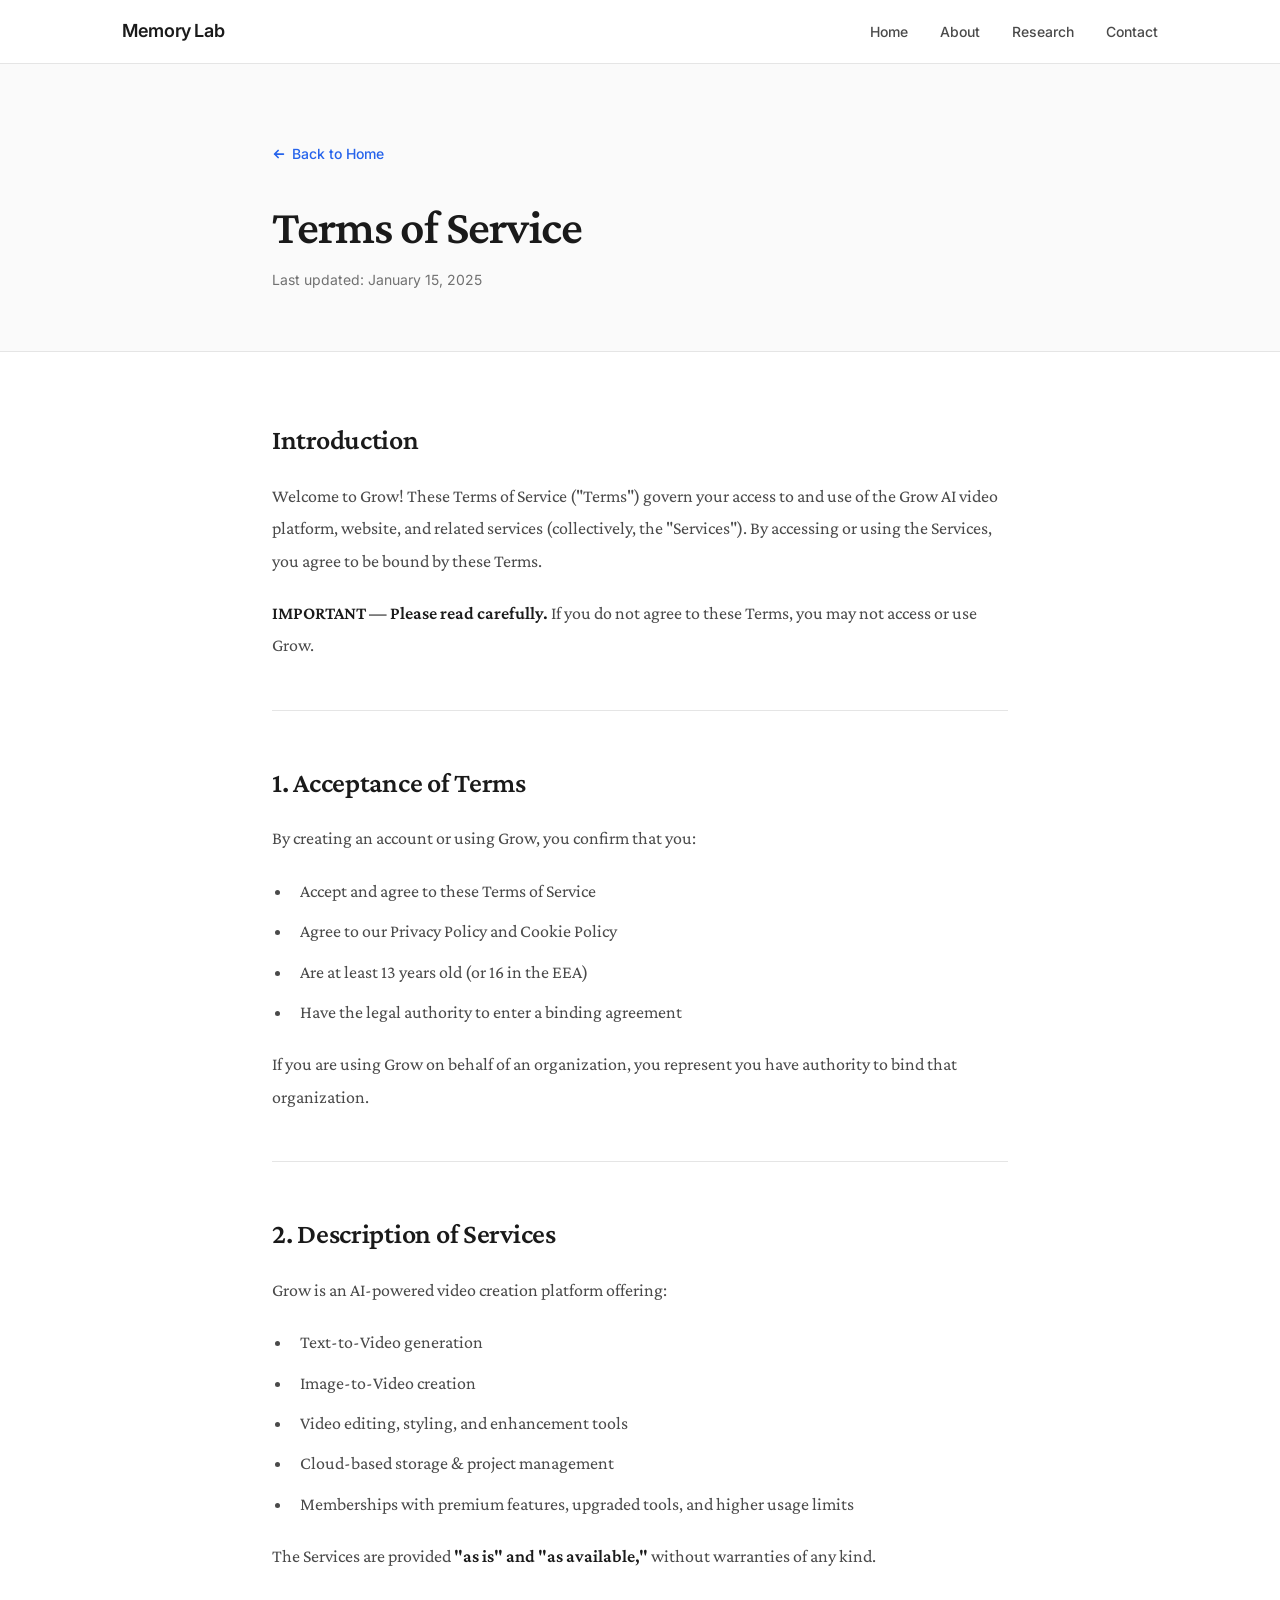
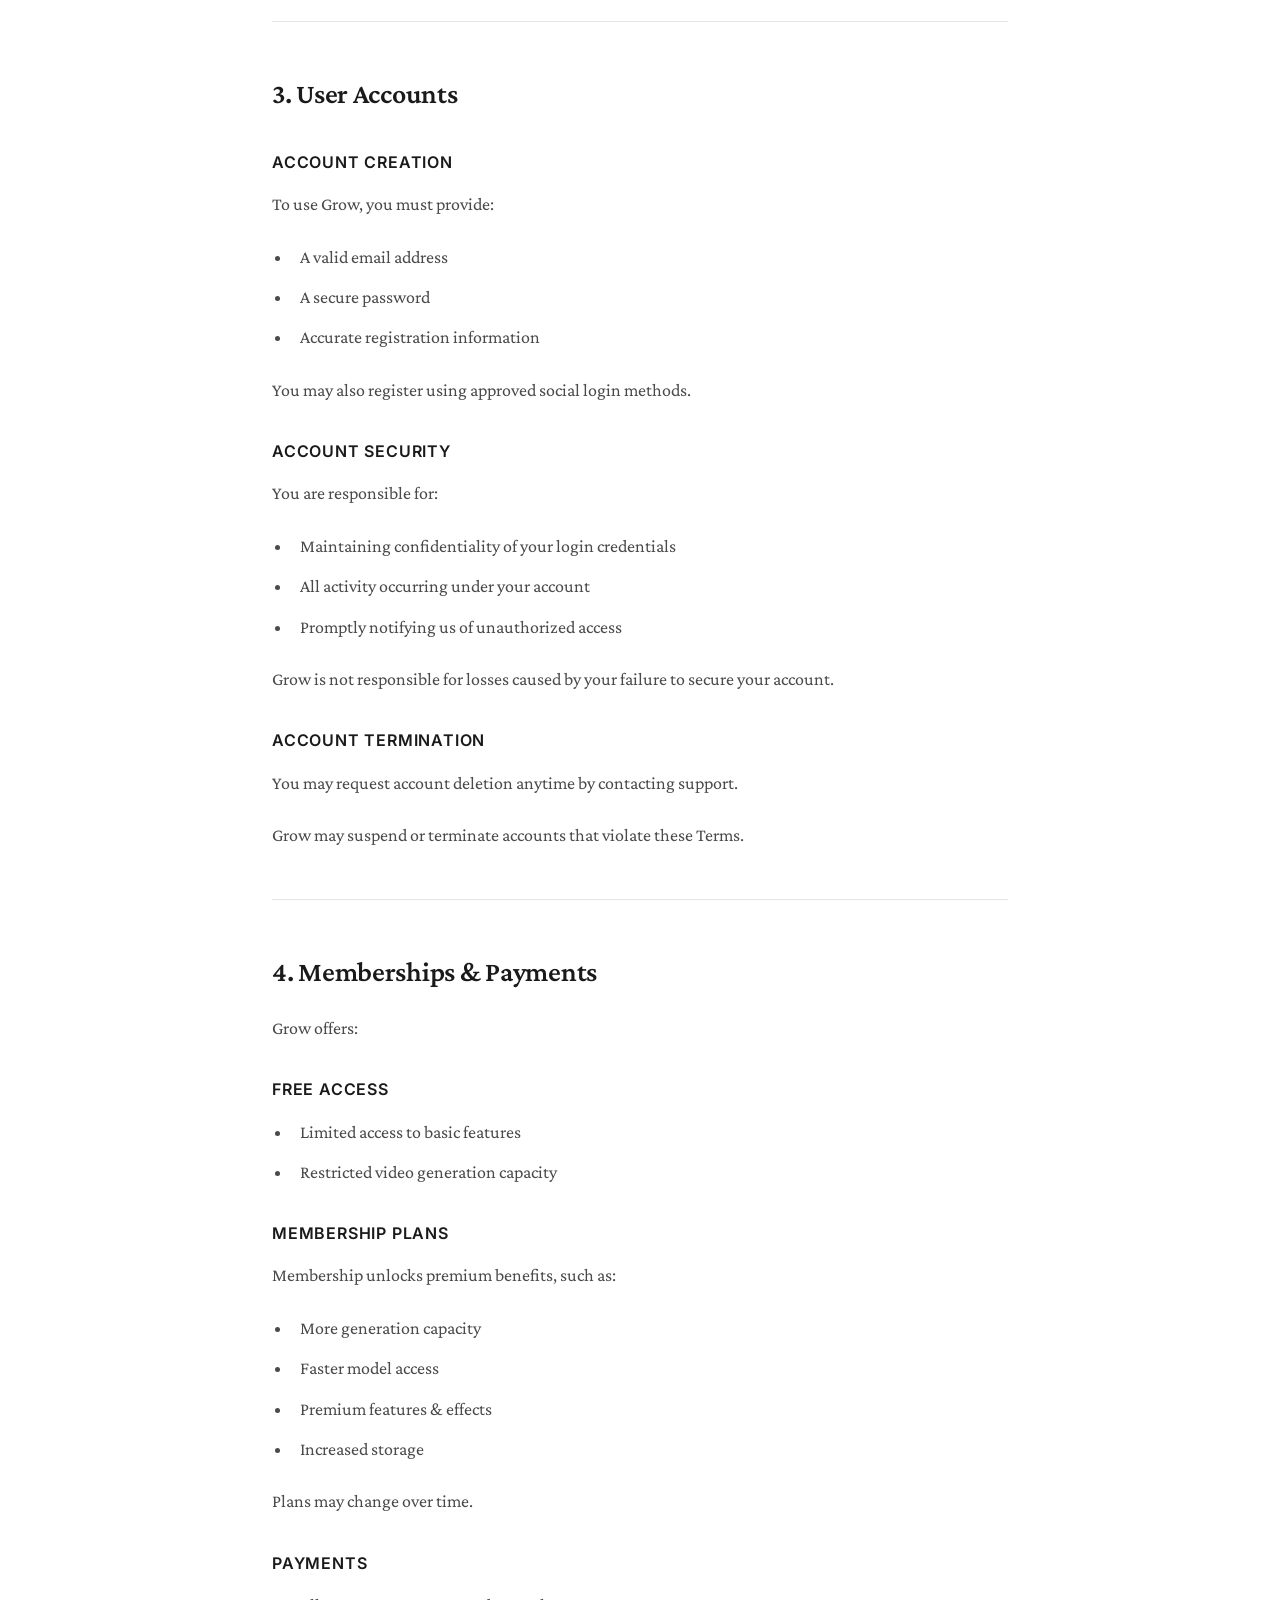
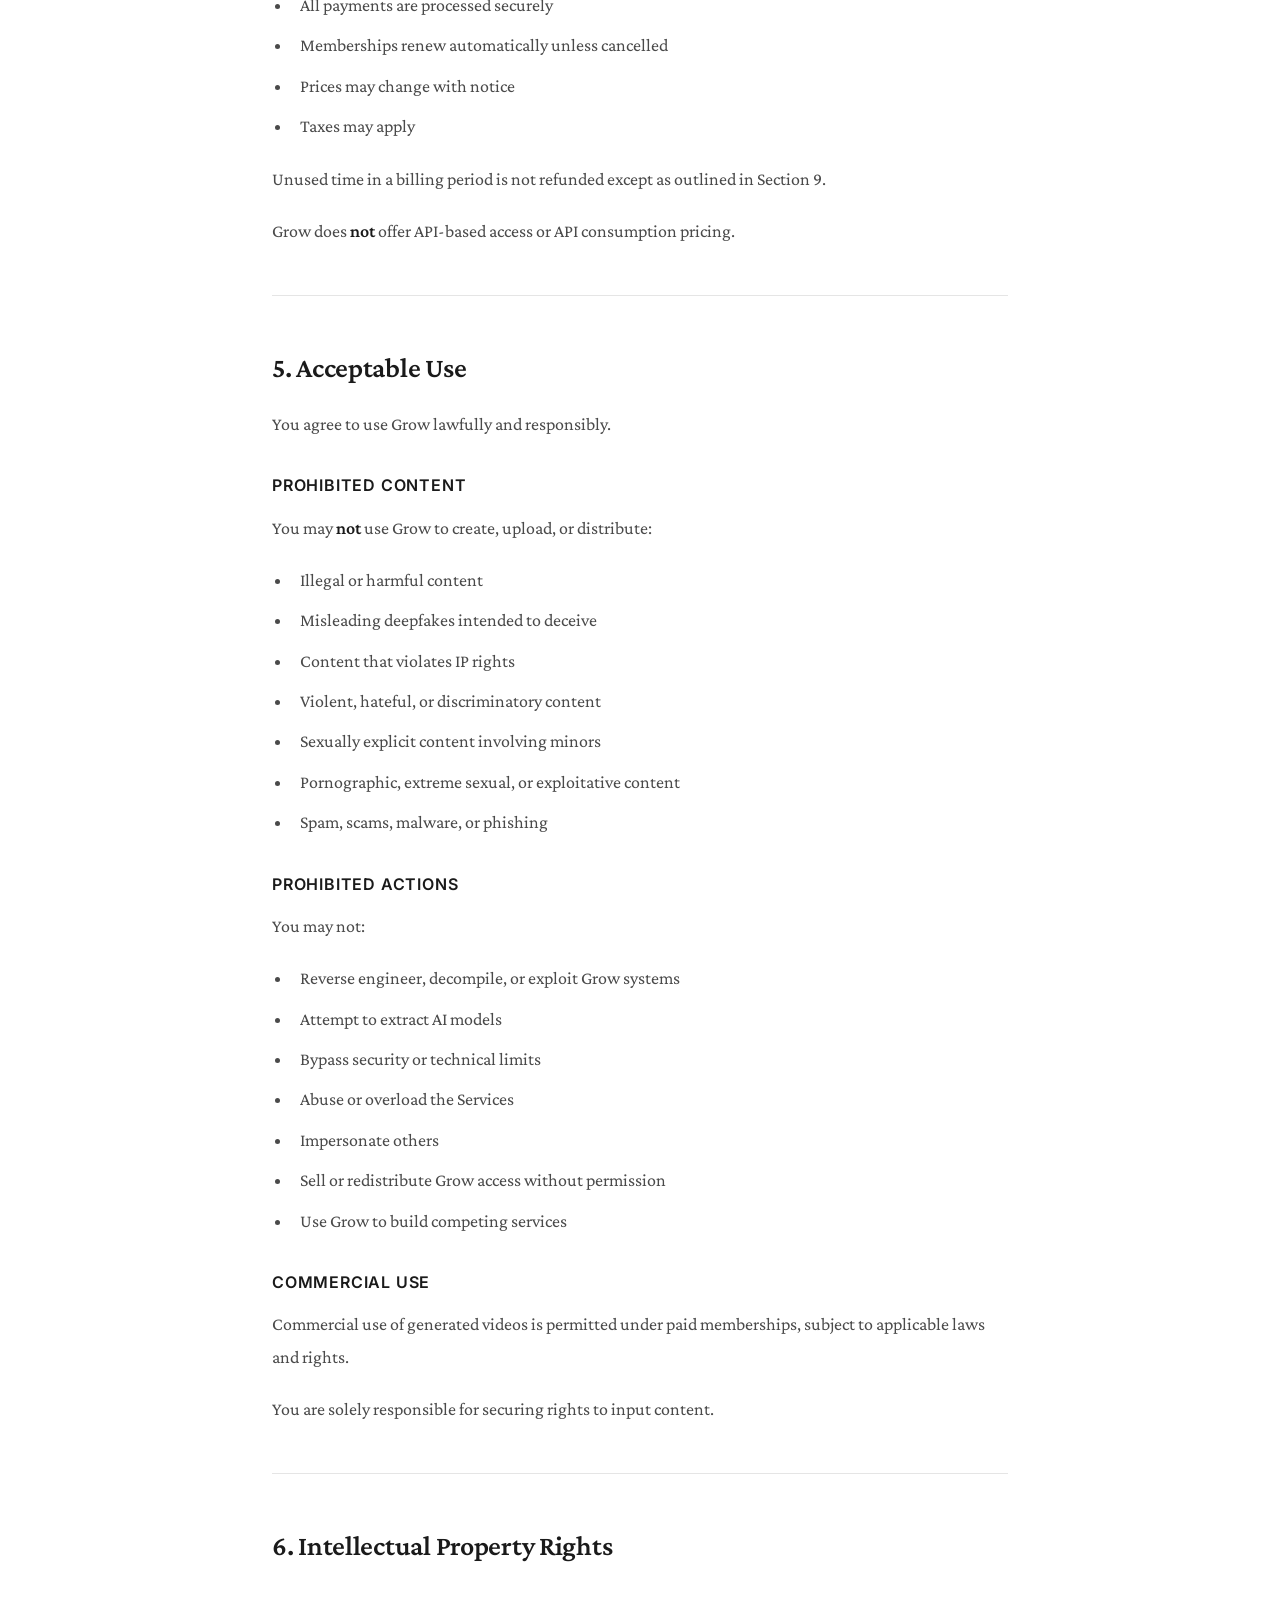
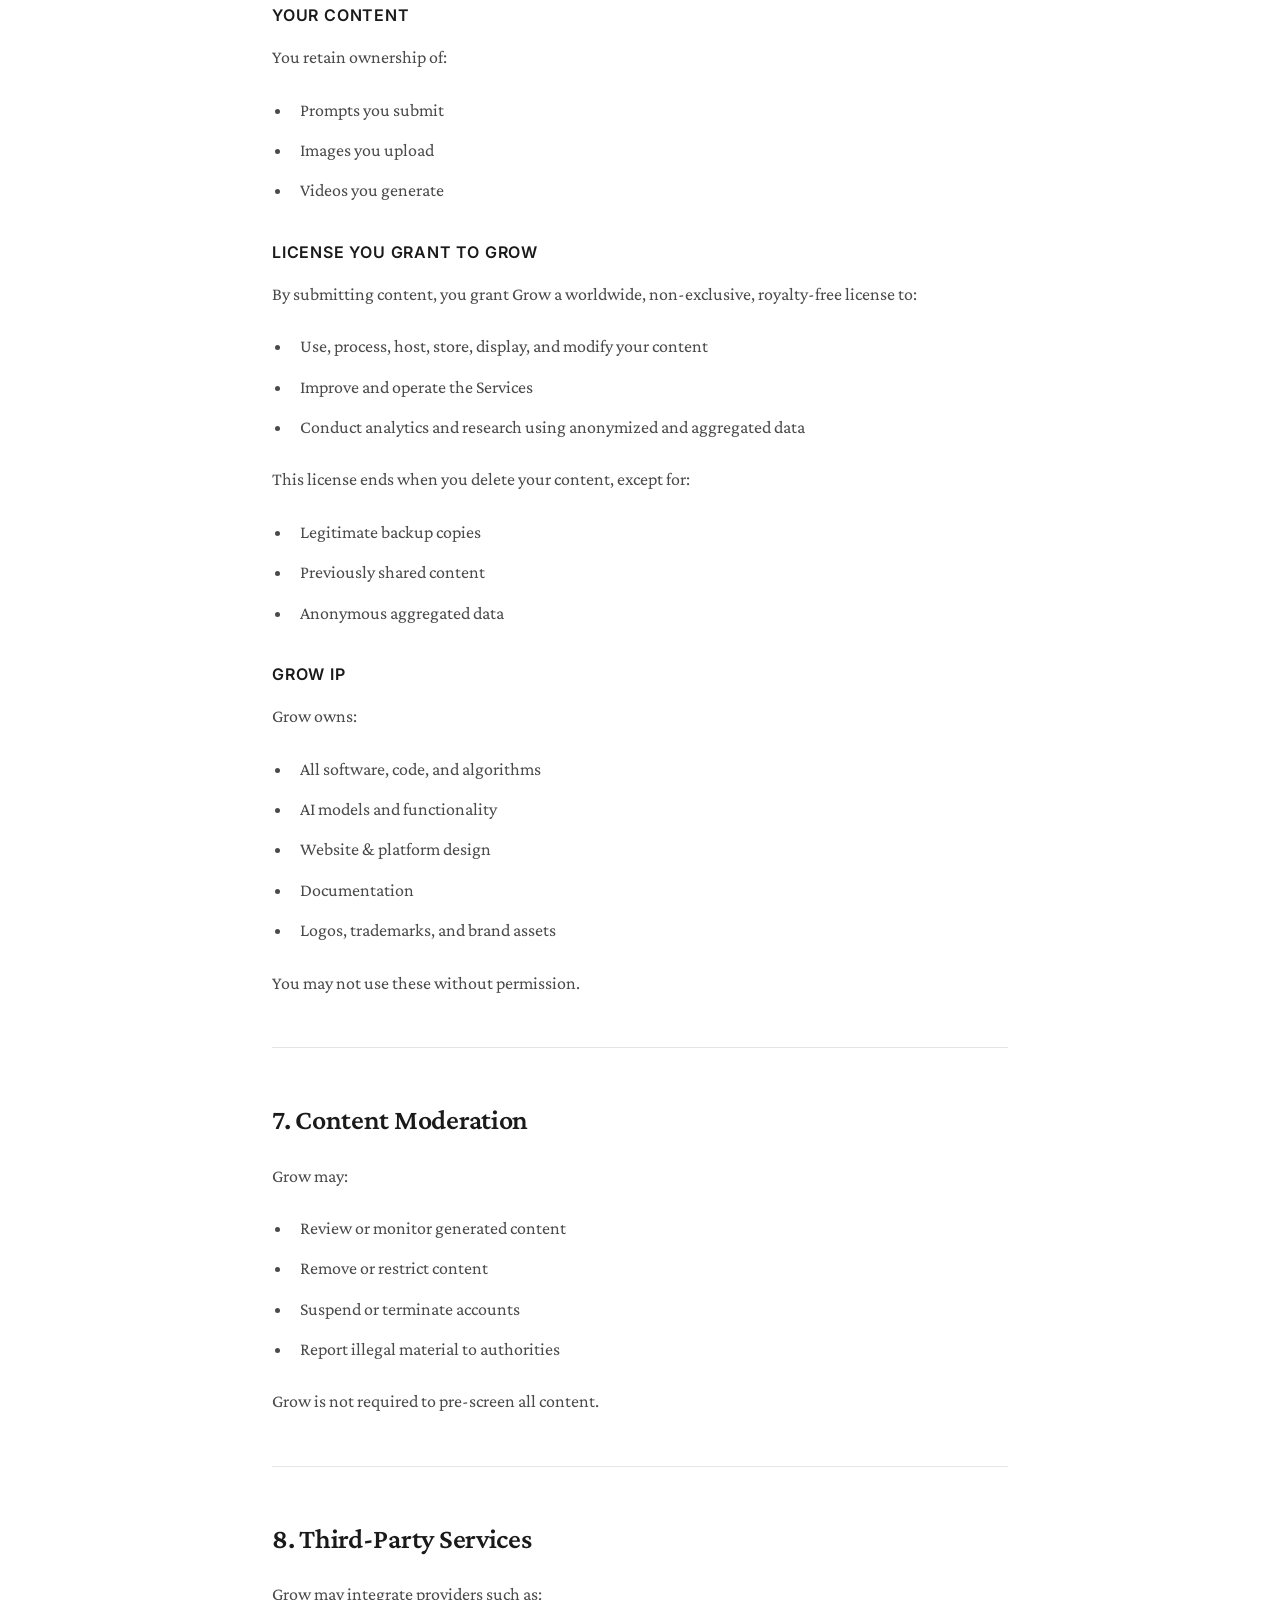
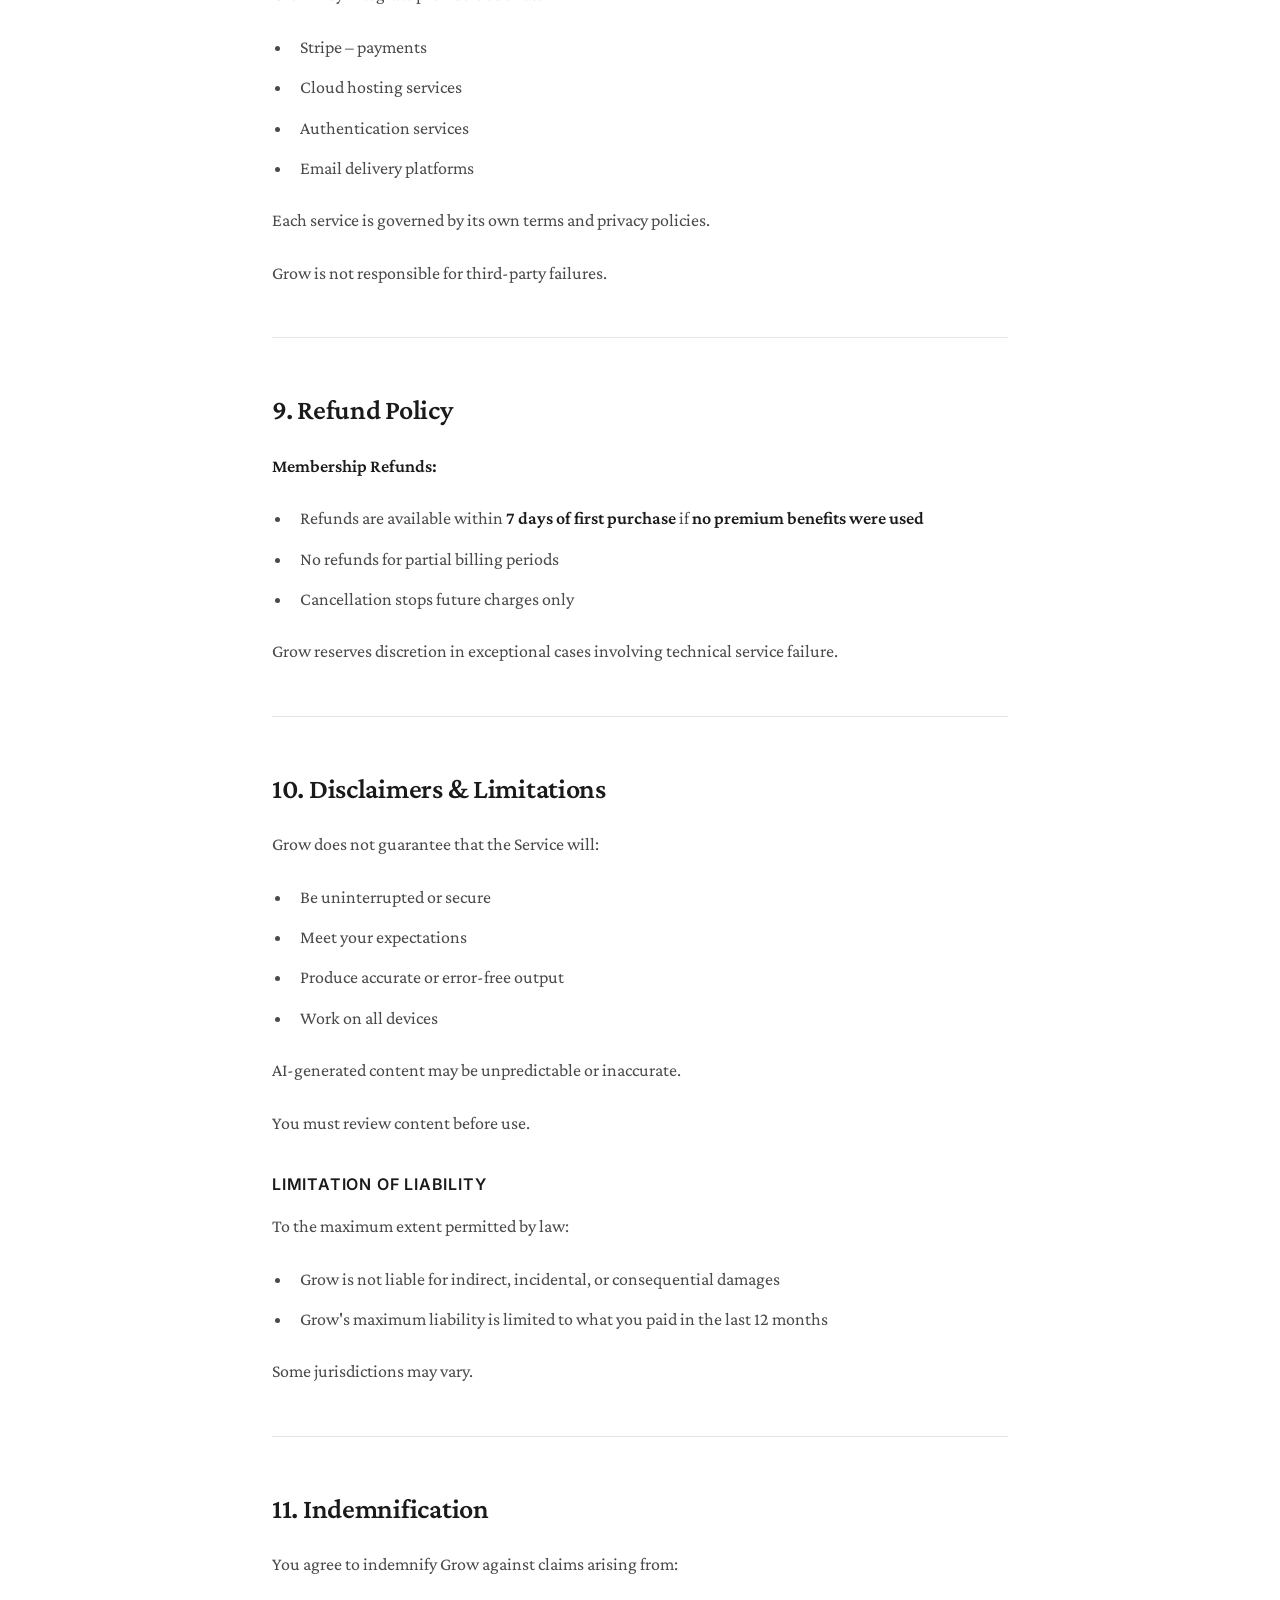
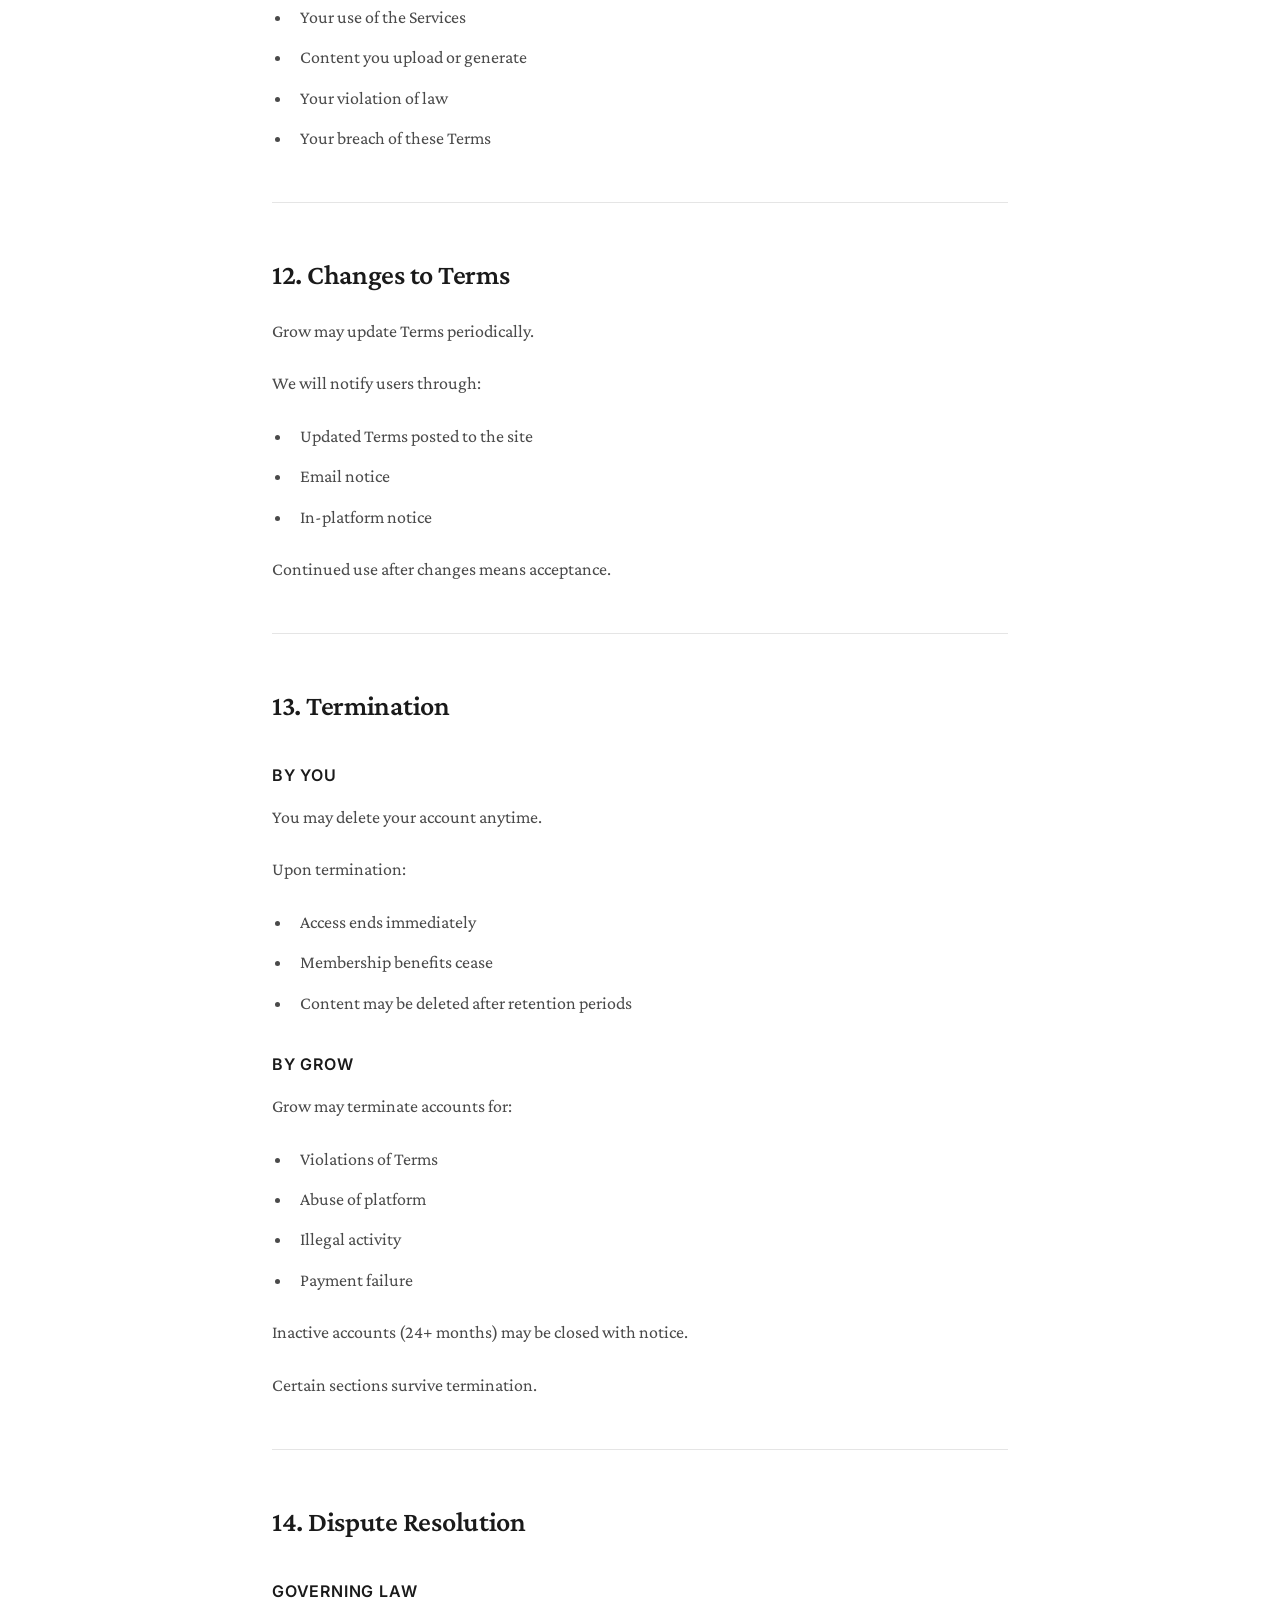
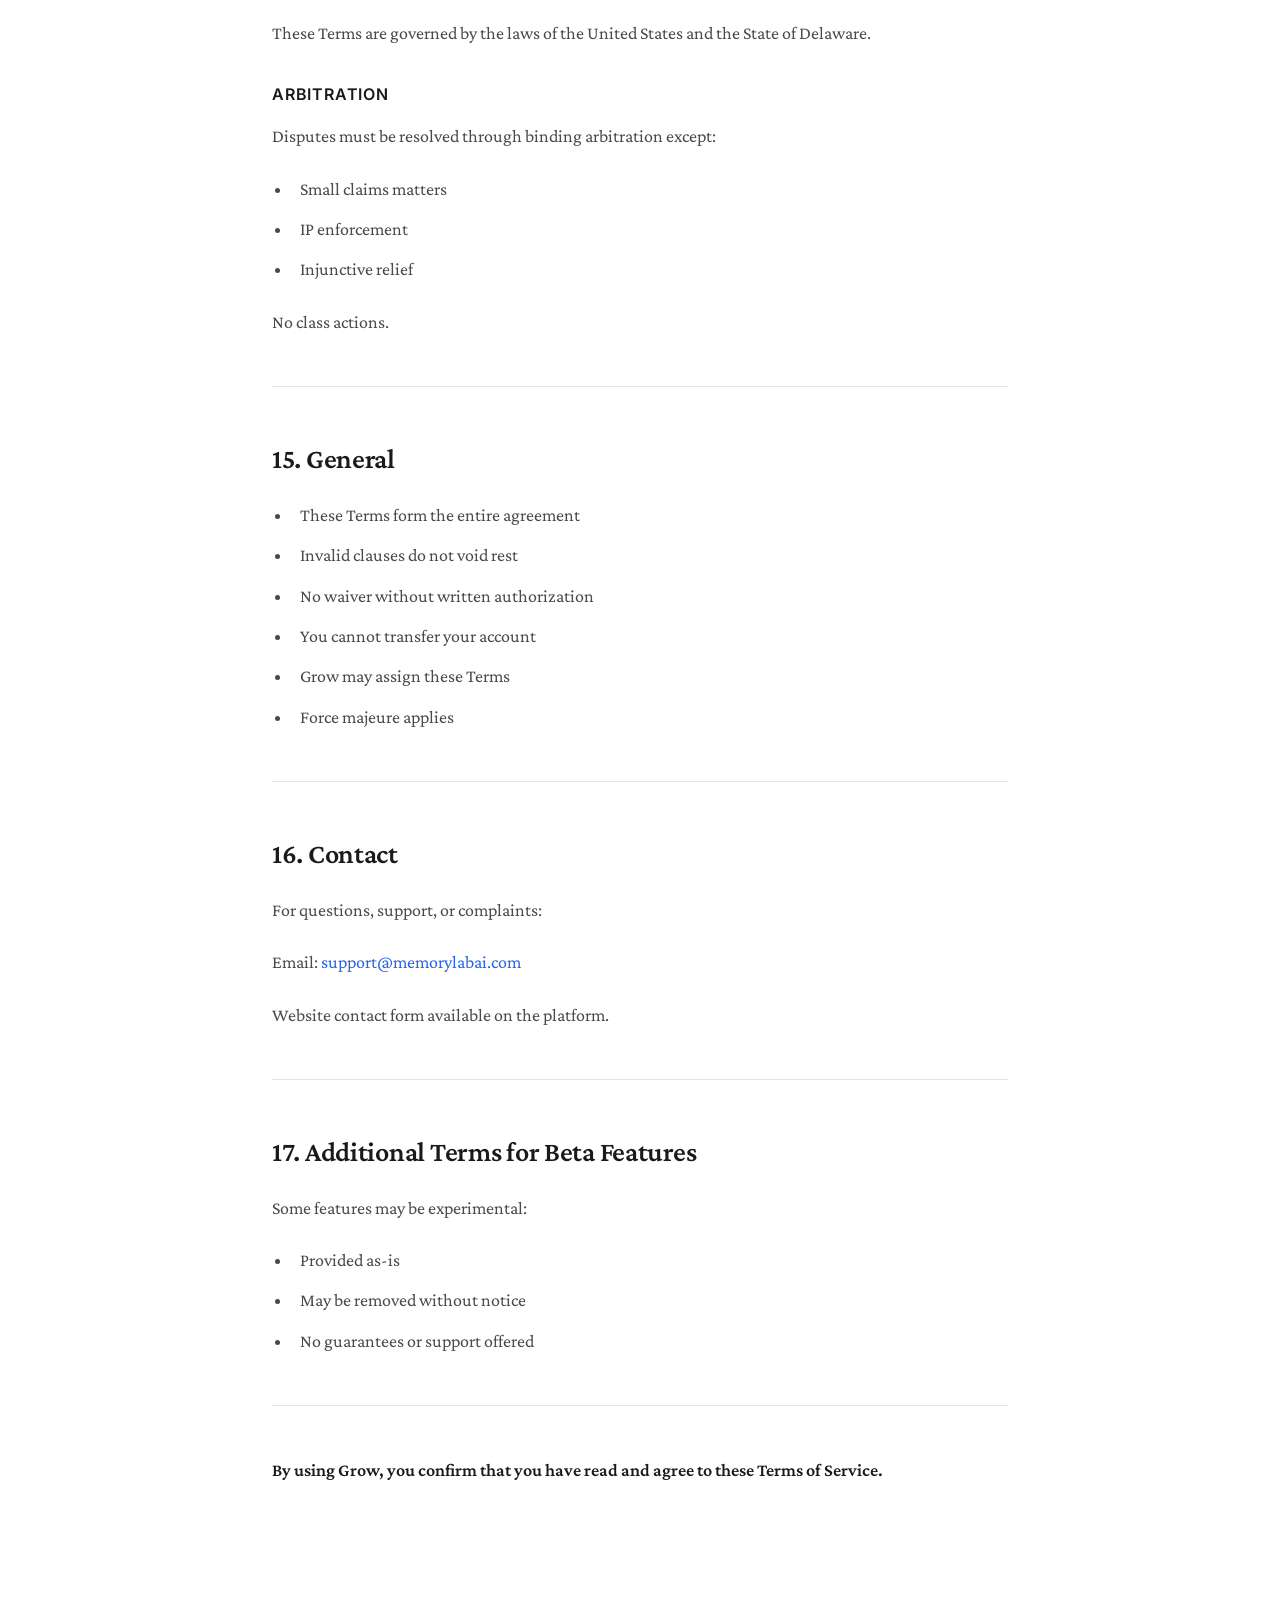
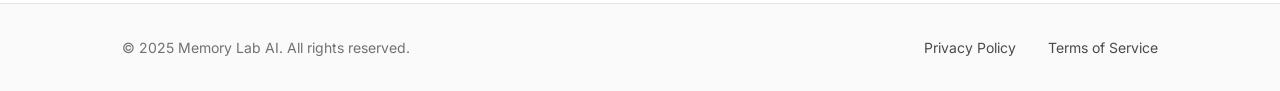
<file: terms.html>
<!DOCTYPE html>
<html lang="en">
<head>
    <meta charset="UTF-8">
    <meta name="viewport" content="width=device-width, initial-scale=1.0">
    <meta name="description" content="Terms of Service for Memory Lab AI">
    <meta name="theme-color" content="#ffffff">
    <title>Terms of Service - Memory Lab AI</title>
    <link rel="preconnect" href="https://fonts.googleapis.com">
    <link rel="preconnect" href="https://fonts.gstatic.com" crossorigin>
    <link href="https://fonts.googleapis.com/css2?family=Crimson+Pro:ital,wght@0,400;0,500;0,600;0,700;1,400&family=Inter:wght@400;500;600&display=swap" rel="stylesheet">
    <style>
        * {
            margin: 0;
            padding: 0;
            box-sizing: border-box;
        }
        
        :root {
            --bg-primary: #ffffff;
            --bg-secondary: #fafafa;
            --bg-accent: #f5f5f5;
            --text-primary: #1a1a1a;
            --text-secondary: #4a4a4a;
            --text-muted: #717171;
            --accent: #2563eb;
            --accent-hover: #1d4ed8;
            --border: #e5e5e5;
            --border-dark: #d4d4d4;
        }
        
        html {
            scroll-behavior: smooth;
        }
        
        body {
            font-family: 'Crimson Pro', Georgia, 'Times New Roman', serif;
            line-height: 1.7;
            color: var(--text-primary);
            background-color: var(--bg-primary);
            font-size: 18px;
        }
        
        /* Navigation */
        .navbar {
            position: fixed;
            top: 0;
            left: 0;
            right: 0;
            z-index: 1000;
            padding: 1rem 0;
            background: rgba(255, 255, 255, 0.95);
            backdrop-filter: blur(10px);
            -webkit-backdrop-filter: blur(10px);
            border-bottom: 1px solid var(--border);
        }
        
        .navbar .container {
            max-width: 1100px;
            margin: 0 auto;
            padding: 0 2rem;
            display: flex;
            justify-content: space-between;
            align-items: center;
        }
        
        .nav-brand a {
            text-decoration: none;
        }
        
        .nav-brand h1 {
            font-family: 'Inter', sans-serif;
            font-size: 1.125rem;
            font-weight: 600;
            color: var(--text-primary);
            letter-spacing: -0.02em;
        }
        
        .nav-menu {
            display: flex;
            list-style: none;
            gap: 2rem;
            align-items: center;
        }
        
        .nav-menu a {
            font-family: 'Inter', sans-serif;
            color: var(--text-secondary);
            text-decoration: none;
            font-weight: 500;
            font-size: 0.875rem;
            transition: color 0.2s ease;
        }
        
        .nav-menu a:hover {
            color: var(--text-primary);
        }
        
        /* Policy Header */
        .policy-header {
            padding: 140px 0 60px;
            background: var(--bg-secondary);
            border-bottom: 1px solid var(--border);
        }
        
        .policy-header .container {
            max-width: 800px;
            margin: 0 auto;
            padding: 0 2rem;
        }
        
        .back-link {
            display: inline-flex;
            align-items: center;
            gap: 6px;
            margin-bottom: 2rem;
            color: var(--accent);
            text-decoration: none;
            font-family: 'Inter', sans-serif;
            font-weight: 500;
            font-size: 0.875rem;
            transition: color 0.2s ease;
        }
        
        .back-link:hover {
            color: var(--accent-hover);
        }
        
        .back-link svg {
            width: 14px;
            height: 14px;
        }
        
        .policy-title {
            font-family: 'Crimson Pro', Georgia, serif;
            font-size: 3rem;
            font-weight: 600;
            color: var(--text-primary);
            margin-bottom: 0.75rem;
            letter-spacing: -0.02em;
            line-height: 1.2;
        }
        
        .last-updated {
            font-family: 'Inter', sans-serif;
            color: var(--text-muted);
            font-size: 0.875rem;
        }
        
        /* Policy Content */
        .policy-content {
            padding: 4rem 0 6rem;
        }
        
        .policy-content .container {
            max-width: 800px;
            margin: 0 auto;
            padding: 0 2rem;
        }
        
        .policy-body h2 {
            font-family: 'Crimson Pro', Georgia, serif;
            font-size: 1.75rem;
            font-weight: 600;
            margin-top: 3rem;
            margin-bottom: 1rem;
            color: var(--text-primary);
            letter-spacing: -0.01em;
        }
        
        .policy-body h2:first-child {
            margin-top: 0;
        }
        
        .policy-body h3 {
            font-family: 'Inter', sans-serif;
            font-size: 1rem;
            font-weight: 600;
            margin-top: 2rem;
            margin-bottom: 0.75rem;
            color: var(--text-primary);
            text-transform: uppercase;
            letter-spacing: 0.05em;
        }
        
        .policy-body hr {
            border: none;
            border-top: 1px solid var(--border);
            margin: 3rem 0;
        }
        
        .policy-body p {
            font-size: 1.125rem;
            line-height: 1.8;
            color: var(--text-secondary);
            margin-bottom: 1.25rem;
        }
        
        .policy-body ul {
            font-size: 1.125rem;
            line-height: 1.8;
            color: var(--text-secondary);
            margin-bottom: 1.25rem;
            margin-left: 1.25rem;
            padding-left: 0;
        }
        
        .policy-body li {
            margin-bottom: 0.5rem;
            padding-left: 0.5rem;
        }
        
        .policy-body strong {
            color: var(--text-primary);
            font-weight: 600;
        }
        
        .policy-body a {
            color: var(--accent);
            text-decoration: none;
            transition: color 0.2s ease;
        }
        
        .policy-body a:hover {
            color: var(--accent-hover);
            text-decoration: underline;
        }
        
        /* Footer */
        .footer {
            background: var(--bg-secondary);
            padding: 2rem 0;
            border-top: 1px solid var(--border);
        }
        
        .footer .container {
            max-width: 1100px;
            margin: 0 auto;
            padding: 0 2rem;
        }
        
        .footer-content {
            display: flex;
            justify-content: space-between;
            align-items: center;
            flex-wrap: wrap;
            gap: 1rem;
        }
        
        .footer-content p {
            font-family: 'Inter', sans-serif;
            color: var(--text-muted);
            font-size: 0.875rem;
        }
        
        .footer-links {
            display: flex;
            gap: 2rem;
        }
        
        .footer-links a {
            font-family: 'Inter', sans-serif;
            color: var(--text-secondary);
            text-decoration: none;
            font-size: 0.875rem;
            transition: color 0.2s ease;
        }
        
        .footer-links a:hover {
            color: var(--text-primary);
        }
        
        /* Responsive */
        @media (max-width: 768px) {
            body {
                font-size: 16px;
            }
            
            .navbar .container {
                flex-direction: column;
                gap: 1rem;
            }
            
            .nav-menu {
                gap: 1.5rem;
            }
            
            .policy-title {
                font-size: 2.25rem;
            }
            
            .policy-body h2 {
                font-size: 1.5rem;
            }
            
            .policy-body p,
            .policy-body ul {
                font-size: 1rem;
            }
            
            .footer-content {
                flex-direction: column;
                text-align: center;
            }
        }
    </style>
</head>
<body>
    <!-- Navigation -->
    <nav class="navbar">
        <div class="container">
            <div class="nav-brand">
                <a href="index.html">
                    <h1>Memory Lab</h1>
                </a>
            </div>
            <ul class="nav-menu">
                <li><a href="index.html">Home</a></li>
                <li><a href="index.html#about">About</a></li>
                <li><a href="index.html#research">Research</a></li>
                <li><a href="index.html#contact">Contact</a></li>
            </ul>
        </div>
    </nav>

    <!-- Header -->
    <header class="policy-header">
        <div class="container">
            <a href="index.html" class="back-link">
                <svg viewBox="0 0 16 16" fill="none" xmlns="http://www.w3.org/2000/svg">
                    <path d="M13 8H3M3 8L7 4M3 8L7 12" stroke="currentColor" stroke-width="2" stroke-linecap="round" stroke-linejoin="round"/>
                </svg>
                Back to Home
            </a>
            <h1 class="policy-title">Terms of Service</h1>
            <p class="last-updated">Last updated: January 15, 2025</p>
        </div>
    </header>

    <!-- Policy Content -->
    <main class="policy-content">
        <div class="container">
            <div class="policy-body">
                <h2>Introduction</h2>
                <p>Welcome to Grow! These Terms of Service ("Terms") govern your access to and use of the Grow AI video platform, website, and related services (collectively, the "Services"). By accessing or using the Services, you agree to be bound by these Terms.</p>
                <p><strong>IMPORTANT — Please read carefully.</strong> If you do not agree to these Terms, you may not access or use Grow.</p>

                <hr>

                <h2>1. Acceptance of Terms</h2>
                <p>By creating an account or using Grow, you confirm that you:</p>
                <ul>
                    <li>Accept and agree to these Terms of Service</li>
                    <li>Agree to our Privacy Policy and Cookie Policy</li>
                    <li>Are at least 13 years old (or 16 in the EEA)</li>
                    <li>Have the legal authority to enter a binding agreement</li>
                </ul>
                <p>If you are using Grow on behalf of an organization, you represent you have authority to bind that organization.</p>

                <hr>

                <h2>2. Description of Services</h2>
                <p>Grow is an AI-powered video creation platform offering:</p>
                <ul>
                    <li>Text-to-Video generation</li>
                    <li>Image-to-Video creation</li>
                    <li>Video editing, styling, and enhancement tools</li>
                    <li>Cloud-based storage & project management</li>
                    <li>Memberships with premium features, upgraded tools, and higher usage limits</li>
                </ul>
                <p>The Services are provided <strong>"as is" and "as available,"</strong> without warranties of any kind.</p>

                <hr>

                <h2>3. User Accounts</h2>

                <h3>Account Creation</h3>
                <p>To use Grow, you must provide:</p>
                <ul>
                    <li>A valid email address</li>
                    <li>A secure password</li>
                    <li>Accurate registration information</li>
                </ul>
                <p>You may also register using approved social login methods.</p>

                <h3>Account Security</h3>
                <p>You are responsible for:</p>
                <ul>
                    <li>Maintaining confidentiality of your login credentials</li>
                    <li>All activity occurring under your account</li>
                    <li>Promptly notifying us of unauthorized access</li>
                </ul>
                <p>Grow is not responsible for losses caused by your failure to secure your account.</p>

                <h3>Account Termination</h3>
                <p>You may request account deletion anytime by contacting support.</p>
                <p>Grow may suspend or terminate accounts that violate these Terms.</p>

                <hr>

                <h2>4. Memberships & Payments</h2>
                <p>Grow offers:</p>

                <h3>Free Access</h3>
                <ul>
                    <li>Limited access to basic features</li>
                    <li>Restricted video generation capacity</li>
                </ul>

                <h3>Membership Plans</h3>
                <p>Membership unlocks premium benefits, such as:</p>
                <ul>
                    <li>More generation capacity</li>
                    <li>Faster model access</li>
                    <li>Premium features & effects</li>
                    <li>Increased storage</li>
                </ul>
                <p>Plans may change over time.</p>

                <h3>Payments</h3>
                <ul>
                    <li>All payments are processed securely</li>
                    <li>Memberships renew automatically unless cancelled</li>
                    <li>Prices may change with notice</li>
                    <li>Taxes may apply</li>
                </ul>
                <p>Unused time in a billing period is not refunded except as outlined in Section 9.</p>
                <p>Grow does <strong>not</strong> offer API-based access or API consumption pricing.</p>

                <hr>

                <h2>5. Acceptable Use</h2>
                <p>You agree to use Grow lawfully and responsibly.</p>

                <h3>Prohibited Content</h3>
                <p>You may <strong>not</strong> use Grow to create, upload, or distribute:</p>
                <ul>
                    <li>Illegal or harmful content</li>
                    <li>Misleading deepfakes intended to deceive</li>
                    <li>Content that violates IP rights</li>
                    <li>Violent, hateful, or discriminatory content</li>
                    <li>Sexually explicit content involving minors</li>
                    <li>Pornographic, extreme sexual, or exploitative content</li>
                    <li>Spam, scams, malware, or phishing</li>
                </ul>

                <h3>Prohibited Actions</h3>
                <p>You may not:</p>
                <ul>
                    <li>Reverse engineer, decompile, or exploit Grow systems</li>
                    <li>Attempt to extract AI models</li>
                    <li>Bypass security or technical limits</li>
                    <li>Abuse or overload the Services</li>
                    <li>Impersonate others</li>
                    <li>Sell or redistribute Grow access without permission</li>
                    <li>Use Grow to build competing services</li>
                </ul>

                <h3>Commercial Use</h3>
                <p>Commercial use of generated videos is permitted under paid memberships, subject to applicable laws and rights.</p>
                <p>You are solely responsible for securing rights to input content.</p>

                <hr>

                <h2>6. Intellectual Property Rights</h2>

                <h3>Your Content</h3>
                <p>You retain ownership of:</p>
                <ul>
                    <li>Prompts you submit</li>
                    <li>Images you upload</li>
                    <li>Videos you generate</li>
                </ul>

                <h3>License You Grant to Grow</h3>
                <p>By submitting content, you grant Grow a worldwide, non-exclusive, royalty-free license to:</p>
                <ul>
                    <li>Use, process, host, store, display, and modify your content</li>
                    <li>Improve and operate the Services</li>
                    <li>Conduct analytics and research using anonymized and aggregated data</li>
                </ul>
                <p>This license ends when you delete your content, except for:</p>
                <ul>
                    <li>Legitimate backup copies</li>
                    <li>Previously shared content</li>
                    <li>Anonymous aggregated data</li>
                </ul>

                <h3>Grow IP</h3>
                <p>Grow owns:</p>
                <ul>
                    <li>All software, code, and algorithms</li>
                    <li>AI models and functionality</li>
                    <li>Website & platform design</li>
                    <li>Documentation</li>
                    <li>Logos, trademarks, and brand assets</li>
                </ul>
                <p>You may not use these without permission.</p>

                <hr>

                <h2>7. Content Moderation</h2>
                <p>Grow may:</p>
                <ul>
                    <li>Review or monitor generated content</li>
                    <li>Remove or restrict content</li>
                    <li>Suspend or terminate accounts</li>
                    <li>Report illegal material to authorities</li>
                </ul>
                <p>Grow is not required to pre-screen all content.</p>

                <hr>

                <h2>8. Third-Party Services</h2>
                <p>Grow may integrate providers such as:</p>
                <ul>
                    <li>Stripe – payments</li>
                    <li>Cloud hosting services</li>
                    <li>Authentication services</li>
                    <li>Email delivery platforms</li>
                </ul>
                <p>Each service is governed by its own terms and privacy policies.</p>
                <p>Grow is not responsible for third-party failures.</p>

                <hr>

                <h2>9. Refund Policy</h2>
                <p><strong>Membership Refunds:</strong></p>
                <ul>
                    <li>Refunds are available within <strong>7 days of first purchase</strong> if <strong>no premium benefits were used</strong></li>
                    <li>No refunds for partial billing periods</li>
                    <li>Cancellation stops future charges only</li>
                </ul>
                <p>Grow reserves discretion in exceptional cases involving technical service failure.</p>

                <hr>

                <h2>10. Disclaimers & Limitations</h2>
                <p>Grow does not guarantee that the Service will:</p>
                <ul>
                    <li>Be uninterrupted or secure</li>
                    <li>Meet your expectations</li>
                    <li>Produce accurate or error-free output</li>
                    <li>Work on all devices</li>
                </ul>
                <p>AI-generated content may be unpredictable or inaccurate.</p>
                <p>You must review content before use.</p>

                <h3>Limitation of Liability</h3>
                <p>To the maximum extent permitted by law:</p>
                <ul>
                    <li>Grow is not liable for indirect, incidental, or consequential damages</li>
                    <li>Grow's maximum liability is limited to what you paid in the last 12 months</li>
                </ul>
                <p>Some jurisdictions may vary.</p>

                <hr>

                <h2>11. Indemnification</h2>
                <p>You agree to indemnify Grow against claims arising from:</p>
                <ul>
                    <li>Your use of the Services</li>
                    <li>Content you upload or generate</li>
                    <li>Your violation of law</li>
                    <li>Your breach of these Terms</li>
                </ul>

                <hr>

                <h2>12. Changes to Terms</h2>
                <p>Grow may update Terms periodically.</p>
                <p>We will notify users through:</p>
                <ul>
                    <li>Updated Terms posted to the site</li>
                    <li>Email notice</li>
                    <li>In-platform notice</li>
                </ul>
                <p>Continued use after changes means acceptance.</p>

                <hr>

                <h2>13. Termination</h2>

                <h3>By You</h3>
                <p>You may delete your account anytime.</p>
                <p>Upon termination:</p>
                <ul>
                    <li>Access ends immediately</li>
                    <li>Membership benefits cease</li>
                    <li>Content may be deleted after retention periods</li>
                </ul>

                <h3>By Grow</h3>
                <p>Grow may terminate accounts for:</p>
                <ul>
                    <li>Violations of Terms</li>
                    <li>Abuse of platform</li>
                    <li>Illegal activity</li>
                    <li>Payment failure</li>
                </ul>
                <p>Inactive accounts (24+ months) may be closed with notice.</p>
                <p>Certain sections survive termination.</p>

                <hr>

                <h2>14. Dispute Resolution</h2>

                <h3>Governing Law</h3>
                <p>These Terms are governed by the laws of the United States and the State of Delaware.</p>

                <h3>Arbitration</h3>
                <p>Disputes must be resolved through binding arbitration except:</p>
                <ul>
                    <li>Small claims matters</li>
                    <li>IP enforcement</li>
                    <li>Injunctive relief</li>
                </ul>
                <p>No class actions.</p>

                <hr>

                <h2>15. General</h2>
                <ul>
                    <li>These Terms form the entire agreement</li>
                    <li>Invalid clauses do not void rest</li>
                    <li>No waiver without written authorization</li>
                    <li>You cannot transfer your account</li>
                    <li>Grow may assign these Terms</li>
                    <li>Force majeure applies</li>
                </ul>

                <hr>

                <h2>16. Contact</h2>
                <p>For questions, support, or complaints:</p>
                <p>Email: <a href="mailto:support@memorylabai.com">support@memorylabai.com</a></p>
                <p>Website contact form available on the platform.</p>

                <hr>

                <h2>17. Additional Terms for Beta Features</h2>
                <p>Some features may be experimental:</p>
                <ul>
                    <li>Provided as-is</li>
                    <li>May be removed without notice</li>
                    <li>No guarantees or support offered</li>
                </ul>

                <hr>

                <p><strong>By using Grow, you confirm that you have read and agree to these Terms of Service.</strong></p>
            </div>
        </div>
    </main>

    <!-- Footer -->
    <footer class="footer">
        <div class="container">
            <div class="footer-content">
                <p>&copy; 2025 Memory Lab AI. All rights reserved.</p>
                <div class="footer-links">
                    <a href="privacy.html">Privacy Policy</a>
                    <a href="terms.html">Terms of Service</a>
                </div>
            </div>
        </div>
    </footer>
</body>
</html>
</file>
<file: index.css>
/* ==========================================
   MEMORY LAB AI - Homepage Design System
   ========================================== */

/* Reset and Base Styles */
* {
    margin: 0;
    padding: 0;
    box-sizing: border-box;
}

:root {
    /* Deep, sophisticated color palette */
    --bg-primary: #0a0a0f;
    --bg-secondary: #12121a;
    --bg-elevated: #1a1a24;
    --bg-card: rgba(26, 26, 36, 0.6);
    
    /* Accent - Electric cyan with warmth */
    --accent-primary: #00d4aa;
    --accent-secondary: #00f5c4;
    --accent-glow: rgba(0, 212, 170, 0.4);
    --accent-subtle: rgba(0, 212, 170, 0.1);
    
    /* Text hierarchy */
    --text-primary: #f4f4f6;
    --text-secondary: #a8a8b3;
    --text-muted: #6b6b7a;
    
    /* Gradients */
    --gradient-accent: linear-gradient(135deg, #00d4aa 0%, #00a3ff 100%);
    --gradient-card: linear-gradient(135deg, rgba(0, 212, 170, 0.08) 0%, rgba(0, 163, 255, 0.04) 100%);
    --gradient-mesh: radial-gradient(ellipse at 20% 0%, rgba(0, 212, 170, 0.15) 0%, transparent 50%),
                     radial-gradient(ellipse at 80% 100%, rgba(0, 163, 255, 0.1) 0%, transparent 50%);
    
    /* Borders */
    --border-subtle: rgba(255, 255, 255, 0.06);
    --border-accent: rgba(0, 212, 170, 0.3);
    
    /* Spacing */
    --section-padding: clamp(80px, 12vw, 140px);
    
    /* Transitions */
    --transition-fast: 0.2s cubic-bezier(0.4, 0, 0.2, 1);
    --transition-smooth: 0.4s cubic-bezier(0.4, 0, 0.2, 1);
    --transition-bounce: 0.5s cubic-bezier(0.34, 1.56, 0.64, 1);
}

html {
    scroll-behavior: smooth;
}

body {
    font-family: 'DM Sans', -apple-system, BlinkMacSystemFont, sans-serif;
    line-height: 1.6;
    color: var(--text-primary);
    background-color: var(--bg-primary);
    overflow-x: hidden;
}

/* Background ambient effect */
body::before {
    content: '';
    position: fixed;
    top: 0;
    left: 0;
    right: 0;
    bottom: 0;
    background: var(--gradient-mesh);
    pointer-events: none;
    z-index: -1;
}

/* Noise texture overlay */
body::after {
    content: '';
    position: fixed;
    top: 0;
    left: 0;
    right: 0;
    bottom: 0;
    background-image: url("data:image/svg+xml,%3Csvg viewBox='0 0 400 400' xmlns='http://www.w3.org/2000/svg'%3E%3Cfilter id='noiseFilter'%3E%3CfeTurbulence type='fractalNoise' baseFrequency='0.9' numOctaves='4' stitchTiles='stitch'/%3E%3C/filter%3E%3Crect width='100%25' height='100%25' filter='url(%23noiseFilter)'/%3E%3C/svg%3E");
    opacity: 0.03;
    pointer-events: none;
    z-index: -1;
}

.container {
    max-width: 1280px;
    margin: 0 auto;
    padding: 0 clamp(20px, 5vw, 48px);
}

/* ==========================================
   Typography
   ========================================== */
   
h1, h2, h3, h4 {
    font-family: 'Syne', sans-serif;
    font-weight: 700;
    letter-spacing: -0.02em;
    line-height: 1.1;
}

.section-title {
    font-size: clamp(2.5rem, 5vw, 4rem);
    text-align: center;
    margin-bottom: 1rem;
    color: var(--text-primary);
}

.section-subtitle {
    text-align: center;
    color: var(--text-secondary);
    font-size: 1.125rem;
    max-width: 600px;
    margin: 0 auto 4rem;
    line-height: 1.7;
}

/* ==========================================
   Navigation
   ========================================== */
   
.navbar {
    position: fixed;
    top: 0;
    left: 0;
    right: 0;
    z-index: 1000;
    padding: 1.25rem 0;
    background: rgba(10, 10, 15, 0.8);
    backdrop-filter: blur(20px);
    -webkit-backdrop-filter: blur(20px);
    border-bottom: 1px solid var(--border-subtle);
    transition: var(--transition-smooth);
}

.navbar.scrolled {
    padding: 0.875rem 0;
    background: rgba(10, 10, 15, 0.95);
}

.navbar .container {
    display: flex;
    justify-content: space-between;
    align-items: center;
}

.nav-brand-link {
    display: flex;
    align-items: center;
    gap: 14px;
    text-decoration: none;
    transition: var(--transition-smooth);
}

.nav-brand-link:hover {
    transform: translateX(4px);
}

.nav-logo {
    height: 38px;
    width: auto;
    transition: var(--transition-smooth);
    filter: brightness(1.1);
}

.nav-logo-grow {
    height: 32px;
    opacity: 0.9;
}

.nav-brand h1 {
    font-family: 'Syne', sans-serif;
    font-size: 1.35rem;
    font-weight: 700;
    background: var(--gradient-accent);
    -webkit-background-clip: text;
    -webkit-text-fill-color: transparent;
    background-clip: text;
    letter-spacing: -0.02em;
}

.nav-menu {
    display: flex;
    list-style: none;
    gap: 0.5rem;
    align-items: center;
}

.nav-menu li a {
    color: var(--text-secondary);
    text-decoration: none;
    font-weight: 500;
    font-size: 0.9rem;
    padding: 0.625rem 1.125rem;
    border-radius: 8px;
    transition: var(--transition-fast);
    position: relative;
}

.nav-menu li a:hover {
    color: var(--text-primary);
    background: var(--accent-subtle);
}

.nav-menu li a.active {
    color: var(--accent-primary);
}

/* ==========================================
   Hero Section
   ========================================== */
   
.hero {
    min-height: 100vh;
    display: flex;
    align-items: center;
    padding: 120px 0 var(--section-padding);
    position: relative;
    overflow: hidden;
}

/* Animated gradient orbs */
.hero::before {
    content: '';
    position: absolute;
    top: -20%;
    right: -10%;
    width: 60vw;
    height: 60vw;
    max-width: 800px;
    max-height: 800px;
    background: radial-gradient(circle, rgba(0, 212, 170, 0.12) 0%, transparent 70%);
    animation: float 20s ease-in-out infinite;
    pointer-events: none;
}

.hero::after {
    content: '';
    position: absolute;
    bottom: -30%;
    left: -20%;
    width: 50vw;
    height: 50vw;
    max-width: 600px;
    max-height: 600px;
    background: radial-gradient(circle, rgba(0, 163, 255, 0.08) 0%, transparent 70%);
    animation: float 25s ease-in-out infinite reverse;
    pointer-events: none;
}

@keyframes float {
    0%, 100% { transform: translate(0, 0) scale(1); }
    33% { transform: translate(30px, -30px) scale(1.05); }
    66% { transform: translate(-20px, 20px) scale(0.95); }
}

.hero-content {
    max-width: 900px;
    position: relative;
    z-index: 1;
}

.hero-badge {
    display: inline-flex;
    align-items: center;
    gap: 8px;
    padding: 8px 16px;
    background: var(--accent-subtle);
    border: 1px solid var(--border-accent);
    border-radius: 100px;
    font-size: 0.875rem;
    font-weight: 500;
    color: var(--accent-primary);
    margin-bottom: 2rem;
    animation: fadeInUp 0.8s ease-out;
}

.hero-badge::before {
    content: '';
    width: 8px;
    height: 8px;
    background: var(--accent-primary);
    border-radius: 50%;
    animation: pulse 2s ease-in-out infinite;
}

@keyframes pulse {
    0%, 100% { opacity: 1; transform: scale(1); }
    50% { opacity: 0.5; transform: scale(1.2); }
}

.hero-title {
    font-size: clamp(3rem, 7vw, 5.5rem);
    margin-bottom: 1.5rem;
    background: linear-gradient(135deg, var(--text-primary) 0%, var(--text-secondary) 100%);
    -webkit-background-clip: text;
    -webkit-text-fill-color: transparent;
    background-clip: text;
    animation: fadeInUp 0.8s ease-out 0.1s backwards;
}

.hero-title .highlight {
    background: var(--gradient-accent);
    -webkit-background-clip: text;
    -webkit-text-fill-color: transparent;
    background-clip: text;
}

.hero-subtitle {
    font-size: clamp(1.125rem, 2vw, 1.375rem);
    color: var(--text-secondary);
    max-width: 640px;
    line-height: 1.7;
    margin-bottom: 3rem;
    animation: fadeInUp 0.8s ease-out 0.2s backwards;
}

@keyframes fadeInUp {
    from {
        opacity: 0;
        transform: translateY(30px);
    }
    to {
        opacity: 1;
        transform: translateY(0);
    }
}

.hero-buttons {
    display: flex;
    gap: 1rem;
    flex-wrap: wrap;
    animation: fadeInUp 0.8s ease-out 0.3s backwards;
}

/* ==========================================
   Buttons
   ========================================== */
   
.btn {
    padding: 16px 32px;
    font-size: 0.95rem;
    font-weight: 600;
    font-family: 'DM Sans', sans-serif;
    border-radius: 12px;
    text-decoration: none;
    display: inline-flex;
    align-items: center;
    gap: 8px;
    transition: var(--transition-smooth);
    cursor: pointer;
    border: none;
}

.btn-primary {
    background: var(--gradient-accent);
    color: var(--bg-primary);
    box-shadow: 0 4px 24px var(--accent-glow);
}

.btn-primary:hover {
    transform: translateY(-3px);
    box-shadow: 0 8px 40px var(--accent-glow);
}

.btn-secondary {
    background: transparent;
    color: var(--text-primary);
    border: 1px solid var(--border-subtle);
    backdrop-filter: blur(10px);
}

.btn-secondary:hover {
    border-color: var(--accent-primary);
    background: var(--accent-subtle);
}

/* ==========================================
   About Section
   ========================================== */
   
.about {
    padding: var(--section-padding) 0;
    background: var(--bg-secondary);
    position: relative;
}

.about::before {
    content: '';
    position: absolute;
    top: 0;
    left: 0;
    right: 0;
    height: 1px;
    background: linear-gradient(90deg, transparent, var(--border-subtle), transparent);
}

.about-content {
    max-width: 800px;
    margin: 0 auto;
}

.about-content p {
    font-size: 1.25rem;
    line-height: 1.9;
    color: var(--text-secondary);
    margin-bottom: 1.75rem;
}

.about-content p:first-of-type::first-letter {
    font-size: 3.5rem;
    font-family: 'Syne', sans-serif;
    font-weight: 700;
    float: left;
    margin-right: 12px;
    margin-top: 8px;
    line-height: 1;
    color: var(--accent-primary);
}

/* ==========================================
   Research Section
   ========================================== */
   
.research {
    padding: var(--section-padding) 0;
    position: relative;
}

.research-grid {
    display: grid;
    grid-template-columns: repeat(auto-fit, minmax(340px, 1fr));
    gap: 1.5rem;
}

.research-card {
    background: var(--bg-card);
    border: 1px solid var(--border-subtle);
    border-radius: 20px;
    padding: 2.5rem;
    position: relative;
    overflow: hidden;
    transition: var(--transition-smooth);
    backdrop-filter: blur(10px);
}

.research-card::before {
    content: '';
    position: absolute;
    top: 0;
    left: 0;
    right: 0;
    height: 2px;
    background: var(--gradient-accent);
    opacity: 0;
    transition: var(--transition-smooth);
}

.research-card:hover {
    transform: translateY(-8px);
    border-color: var(--border-accent);
    box-shadow: 0 20px 60px rgba(0, 0, 0, 0.3),
                0 0 40px var(--accent-glow);
}

.research-card:hover::before {
    opacity: 1;
}

.card-icon {
    width: 64px;
    height: 64px;
    display: flex;
    align-items: center;
    justify-content: center;
    font-size: 2rem;
    background: var(--gradient-card);
    border: 1px solid var(--border-subtle);
    border-radius: 16px;
    margin-bottom: 1.5rem;
    transition: var(--transition-smooth);
}

.research-card:hover .card-icon {
    border-color: var(--border-accent);
    transform: scale(1.05);
}

.research-card h3 {
    font-size: 1.375rem;
    margin-bottom: 1rem;
    color: var(--text-primary);
    font-family: 'Syne', sans-serif;
}

.research-card p {
    color: var(--text-secondary);
    line-height: 1.7;
    font-size: 1rem;
}

/* ==========================================
   Contact Section
   ========================================== */
   
.contact {
    padding: var(--section-padding) 0;
    background: var(--bg-secondary);
    position: relative;
}

.contact::before {
    content: '';
    position: absolute;
    top: 0;
    left: 0;
    right: 0;
    height: 1px;
    background: linear-gradient(90deg, transparent, var(--border-subtle), transparent);
}

.contact-content {
    max-width: 560px;
    margin: 0 auto;
    text-align: center;
}

.contact-content > p {
    font-size: 1.125rem;
    color: var(--text-secondary);
    margin-bottom: 2.5rem;
    line-height: 1.7;
}

.contact-info {
    background: var(--bg-card);
    backdrop-filter: blur(10px);
    border: 1px solid var(--border-subtle);
    border-radius: 20px;
    padding: 2rem;
    transition: var(--transition-smooth);
}

.contact-info:hover {
    border-color: var(--border-accent);
}

.contact-item {
    display: flex;
    align-items: center;
    justify-content: center;
    gap: 12px;
    padding: 1rem;
    font-size: 1.0625rem;
}

.contact-item strong {
    color: var(--text-muted);
    font-weight: 500;
}

.contact-item a {
    color: var(--accent-primary);
    text-decoration: none;
    transition: var(--transition-fast);
}

.contact-item a:hover {
    color: var(--accent-secondary);
    text-decoration: underline;
    text-underline-offset: 4px;
}

/* ==========================================
   Footer
   ========================================== */
   
.footer {
    background: var(--bg-primary);
    padding: 3rem 0;
    border-top: 1px solid var(--border-subtle);
}

.footer-content {
    display: flex;
    justify-content: space-between;
    align-items: center;
    flex-wrap: wrap;
    gap: 1.5rem;
}

.footer-content p {
    color: var(--text-muted);
    font-size: 0.9rem;
}

.footer-links {
    display: flex;
    gap: 2rem;
}

.footer-links a {
    color: var(--text-secondary);
    text-decoration: none;
    font-size: 0.9rem;
    transition: var(--transition-fast);
}

.footer-links a:hover {
    color: var(--accent-primary);
}

/* ==========================================
   Scroll Animations
   ========================================== */
   
.reveal {
    opacity: 0;
    transform: translateY(40px);
    transition: opacity 0.8s cubic-bezier(0.4, 0, 0.2, 1),
                transform 0.8s cubic-bezier(0.4, 0, 0.2, 1);
    /* Fallback animation - ensures content is visible even if JS fails */
    animation: fallback-reveal 0.8s ease-out 1.5s forwards;
}

.reveal.visible {
    opacity: 1;
    transform: translateY(0);
    animation: none; /* Cancel fallback when JS works */
}

/* Fallback for users who prefer reduced motion or if JS fails */
@keyframes fallback-reveal {
    to {
        opacity: 1;
        transform: translateY(0);
    }
}

@media (prefers-reduced-motion: reduce) {
    .reveal {
        opacity: 1;
        transform: none;
        animation: none;
        transition: none;
    }
}

.reveal-delay-1 { transition-delay: 0.1s; }
.reveal-delay-2 { transition-delay: 0.2s; }
.reveal-delay-3 { transition-delay: 0.3s; }

/* ==========================================
   Responsive Design
   ========================================== */
   
@media (max-width: 768px) {
    .nav-menu {
        gap: 0.25rem;
    }
    
    .nav-menu li a {
        padding: 0.5rem 0.75rem;
        font-size: 0.85rem;
    }
    
    .hero {
        min-height: auto;
        padding: 140px 0 80px;
    }
    
    .hero-buttons {
        flex-direction: column;
    }
    
    .btn {
        width: 100%;
        justify-content: center;
    }
    
    .research-grid {
        grid-template-columns: 1fr;
    }
    
    .footer-content {
        flex-direction: column;
        text-align: center;
    }
    
    .footer-links {
        justify-content: center;
    }
}

@media (max-width: 480px) {
    .navbar .container {
        flex-direction: column;
        gap: 1rem;
    }
    
    .nav-menu {
        flex-wrap: wrap;
        justify-content: center;
    }
    
    .research-card {
        padding: 2rem;
    }
    
    .about-content p:first-of-type::first-letter {
        font-size: 2.5rem;
    }
}

/* ==========================================
   Custom Scrollbar
   ========================================== */
   
::-webkit-scrollbar {
    width: 10px;
}

::-webkit-scrollbar-track {
    background: var(--bg-primary);
}

::-webkit-scrollbar-thumb {
    background: var(--bg-elevated);
    border-radius: 5px;
    border: 2px solid var(--bg-primary);
}

::-webkit-scrollbar-thumb:hover {
    background: var(--text-muted);
}

/* ==========================================
   Selection
   ========================================== */
   
::selection {
    background: var(--accent-primary);
    color: var(--bg-primary);
}
</file>
